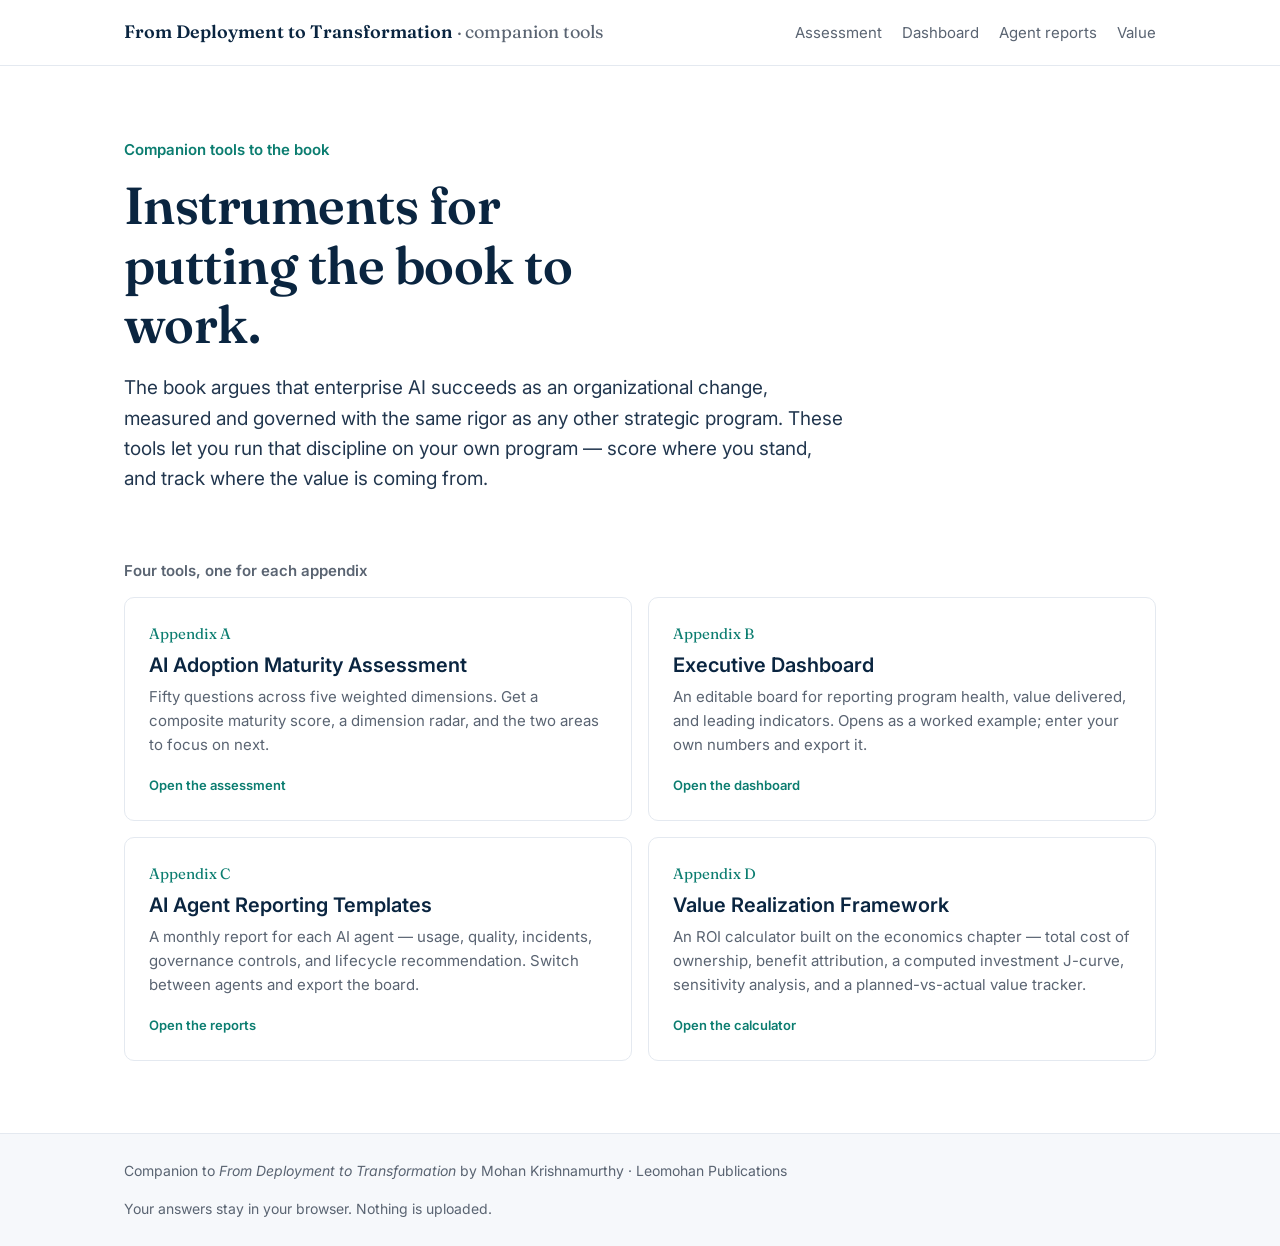
<file: index.html>
<!doctype html>
<html lang="en">
<head>
<meta charset="utf-8">
<meta name="viewport" content="width=device-width, initial-scale=1">
<title>Companion Tools — From Deployment to Transformation</title>
<meta name="description" content="Working tools that accompany the book From Deployment to Transformation: an AI adoption maturity assessment, executive dashboards, reporting templates, and a value-realization framework.">
<link rel="preconnect" href="https://fonts.googleapis.com">
<link rel="preconnect" href="https://fonts.gstatic.com" crossorigin>
<link href="https://fonts.googleapis.com/css2?family=Fraunces:opsz,wght@9..144,400;9..144,600&family=Inter:wght@400;500;600&display=swap" rel="stylesheet">
<link rel="stylesheet" href="assets/style.css">
</head>
<body>

<header class="masthead">
  <div class="wrap">
    <a class="book" href="index.html">From Deployment to Transformation <span>· companion tools</span></a>
    <nav><a href="appendix-a/index.html">Assessment</a><a href="appendix-b/index.html">Dashboard</a><a href="appendix-c/index.html">Agent reports</a><a href="appendix-d/index.html">Value</a></nav>
  </div>
</header>

<main>
  <section class="hero">
    <div class="wrap">
      <p class="kicker">Companion tools to the book</p>
      <h1 class="display">Instruments for putting the book to work.</h1>
      <p class="lede">The book argues that enterprise AI succeeds as an organizational change, measured and governed with the same rigor as any other strategic program. These tools let you run that discipline on your own program — score where you stand, and track where the value is coming from.</p>
    </div>
  </section>

  <section class="tools">
    <div class="wrap">
      <h2>Four tools, one for each appendix</h2>
      <div class="tool-list">

        <a class="tool live" href="appendix-a/index.html">
          <span class="ref">Appendix A</span>
          <h3>AI Adoption Maturity Assessment</h3>
          <p>Fifty questions across five weighted dimensions. Get a composite maturity score, a dimension radar, and the two areas to focus on next.</p>
          <span class="state">Open the assessment</span>
        </a>

        <a class="tool live" href="appendix-b/index.html">
          <span class="ref">Appendix B</span>
          <h3>Executive Dashboard</h3>
          <p>An editable board for reporting program health, value delivered, and leading indicators. Opens as a worked example; enter your own numbers and export it.</p>
          <span class="state">Open the dashboard</span>
        </a>

        <a class="tool live" href="appendix-c/index.html">
          <span class="ref">Appendix C</span>
          <h3>AI Agent Reporting Templates</h3>
          <p>A monthly report for each AI agent — usage, quality, incidents, governance controls, and lifecycle recommendation. Switch between agents and export the board.</p>
          <span class="state">Open the reports</span>
        </a>

        <a class="tool live" href="appendix-d/index.html">
          <span class="ref">Appendix D</span>
          <h3>Value Realization Framework</h3>
          <p>An ROI calculator built on the economics chapter — total cost of ownership, benefit attribution, a computed investment J-curve, sensitivity analysis, and a planned-vs-actual value tracker.</p>
          <span class="state">Open the calculator</span>
        </a>

      </div>
    </div>
  </section>
</main>

<footer class="foot">
  <div class="wrap">
    <span>Companion to <em>From Deployment to Transformation</em> by Mohan Krishnamurthy · Leomohan Publications</span>
    <span>Your answers stay in your browser. Nothing is uploaded.</span>
  </div>
</footer>

</body>
</html>
</file>
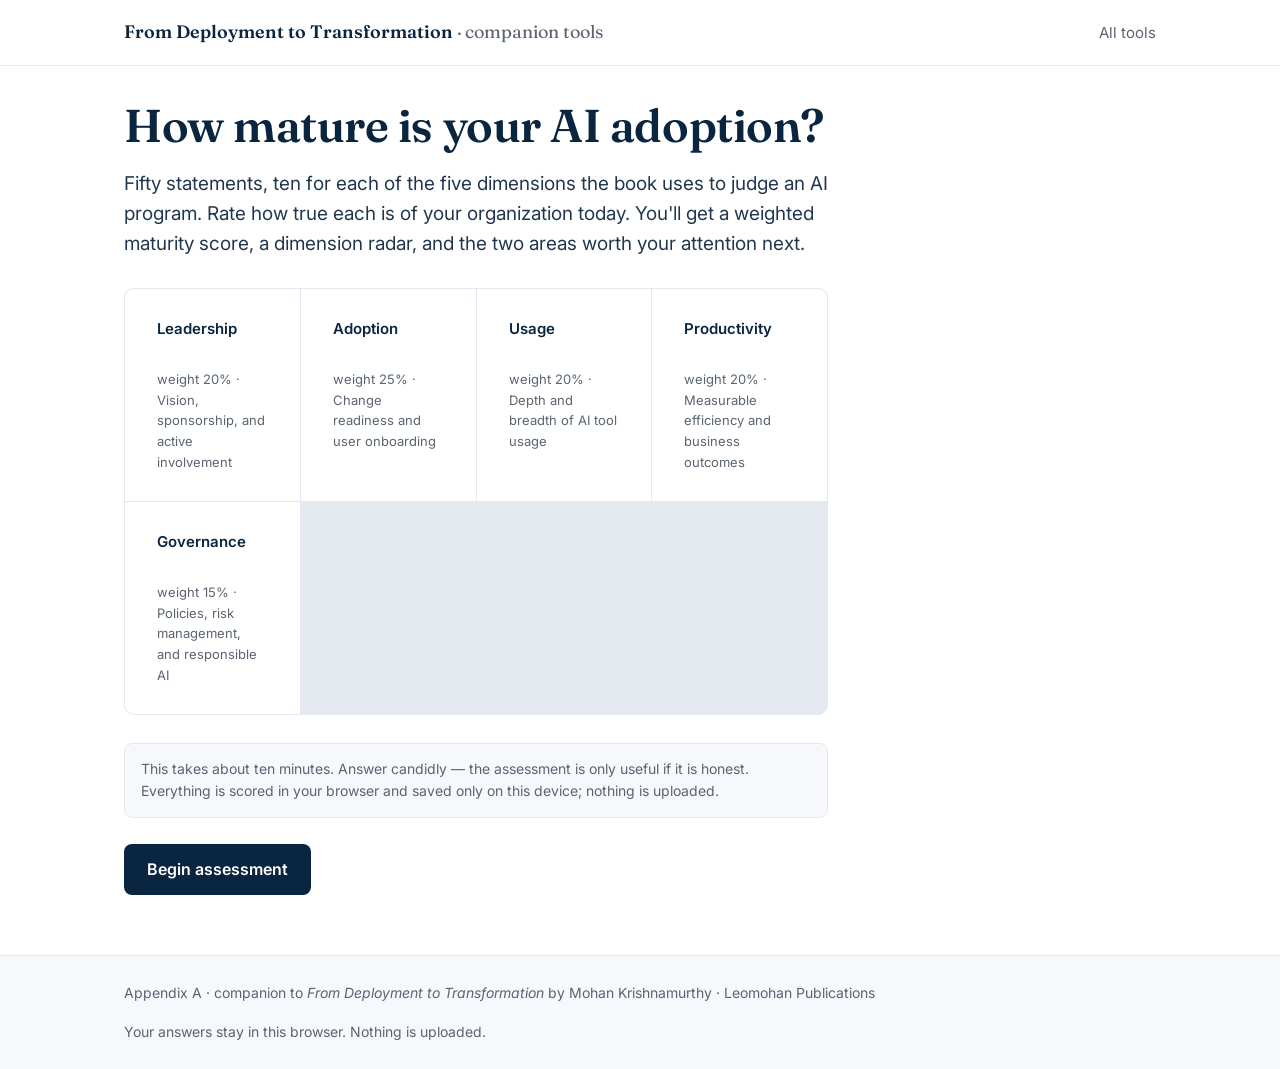
<file: appendix-a/index.html>
<!doctype html>
<html lang="en">
<head>
<meta charset="utf-8">
<meta name="viewport" content="width=device-width, initial-scale=1">
<title>AI Adoption Maturity Assessment — Appendix A</title>
<meta name="description" content="A 50-question AI adoption maturity self-assessment across five weighted dimensions, from the book From Deployment to Transformation.">
<link rel="preconnect" href="https://fonts.googleapis.com">
<link rel="preconnect" href="https://fonts.gstatic.com" crossorigin>
<link href="https://fonts.googleapis.com/css2?family=Fraunces:opsz,wght@9..144,400;9..144,600&family=Inter:wght@400;500;600&display=swap" rel="stylesheet">
<link rel="stylesheet" href="../assets/style.css">
</head>
<body>

<header class="masthead">
  <div class="wrap">
    <a class="book" href="../index.html">From Deployment to Transformation <span>· companion tools</span></a>
    <nav><a href="../index.html">All tools</a></nav>
  </div>
</header>

<main class="assess">
  <div class="wrap">
    <div id="app" aria-live="polite"></div>
  </div>
</main>

<footer class="foot">
  <div class="wrap">
    <span>Appendix A · companion to <em>From Deployment to Transformation</em> by Mohan Krishnamurthy · Leomohan Publications</span>
    <span>Your answers stay in this browser. Nothing is uploaded.</span>
  </div>
</footer>

<script>
"use strict";

/* ---------------- model ---------------- */
const DIMS = [
  { key:"leadership", label:"Leadership", weight:0.20,
    focus:"Vision, sponsorship, and active involvement",
    advice:"Name one senior owner for adoption outcomes and put AI progress on the leadership agenda with defined metrics. Visible executive use of the tools matters more than sponsorship on paper." },
  { key:"adoption", label:"Adoption", weight:0.25,
    focus:"Change readiness and user onboarding",
    advice:"Invest in role-specific onboarding, a tiered enablement program, and an active champion network — and manage adoption after launch, not just at it." },
  { key:"usage", label:"Usage", weight:0.20,
    focus:"Depth and breadth of AI tool usage",
    advice:"Move past early adopters: embed AI in standard workflows, track engagement depth rather than logins, and keep a prioritized pipeline of new use cases." },
  { key:"productivity", label:"Productivity", weight:0.20,
    focus:"Measurable efficiency and business outcomes",
    advice:"Measure impact against a baseline with more than self-reported estimates, attribute outcomes credibly, and tie total cost of ownership to a defensible ROI." },
  { key:"governance", label:"Governance", weight:0.15,
    focus:"Policies, risk management, and responsible AI",
    advice:"Classify use cases by risk tier with matched controls, require human review for high-risk decisions, and stand up an incident-response process before you need it." },
];

const QUESTIONS = [
  // Leadership
  ["leadership","Our senior executives have articulated a clear, written vision for how AI will create value."],
  ["leadership","A named senior leader is formally accountable for AI adoption outcomes, not just AI technology."],
  ["leadership","Executives actively use AI tools themselves, rather than only sponsoring them for others."],
  ["leadership","AI goals are tied to business objectives and reviewed in senior leadership meetings."],
  ["leadership","Funding for AI is treated as a multi-year investment, not a one-off pilot budget."],
  ["leadership","Leaders communicate about AI consistently over time, not only at launch."],
  ["leadership","Middle managers are equipped and expected to drive AI adoption within their teams."],
  ["leadership","Leadership sets realistic expectations about timelines, understanding value accrues over 12 to 18 months."],
  ["leadership","Decision rights for AI — who approves, owns, and funds — are clearly defined."],
  ["leadership","Leadership reviews AI progress against defined success metrics at least quarterly."],
  // Adoption
  ["adoption","We ran a structured readiness assessment before rolling AI out to employees."],
  ["adoption","New users receive role-specific onboarding, not just a generic launch announcement."],
  ["adoption","We have an active AI champion network embedded across business units."],
  ["adoption","Our enablement program has tiered tracks (awareness, standard, advanced) for different users."],
  ["adoption","Employees understand why AI is being introduced and what it means for their work."],
  ["adoption","We use a recognized change-management approach (such as ADKAR) for AI adoption."],
  ["adoption","Feedback channels let employees raise issues and shape how AI tools are used."],
  ["adoption","Adoption is actively managed after launch, with a named owner for ongoing engagement."],
  ["adoption","We address concerns about AI — job security, trust — openly and proactively."],
  ["adoption","License and seat utilization is tracked, and we act on it when it lags."],
  // Usage
  ["usage","A majority of licensed users are active on AI tools on a weekly basis."],
  ["usage","AI use has spread beyond early adopters to the general employee population."],
  ["usage","Employees use AI for core workflow tasks, not just occasional experiments."],
  ["usage","AI is embedded into standard operating procedures for key processes."],
  ["usage","We track engagement depth (session depth, feature adoption), not just logins."],
  ["usage","Multiple business functions — not just one or two — have meaningful AI use cases live."],
  ["usage","Usage is growing over time rather than plateauing after launch."],
  ["usage","We maintain a prioritized pipeline of new AI use cases."],
  ["usage","Power users and champions build or configure their own AI solutions or agents."],
  ["usage","We rework or retire AI use cases that show low usage or value."],
  // Productivity
  ["productivity","We have defined outcome metrics for AI, such as cycle time, cost, or revenue influence."],
  ["productivity","We measure AI's impact with more than self-reported estimates (before/after or controlled comparison)."],
  ["productivity","We can attribute specific business outcomes to AI with reasonable confidence."],
  ["productivity","Time or cost savings from AI are quantified and reported to leadership."],
  ["productivity","AI productivity gains are validated against a baseline, not assumed."],
  ["productivity","We track a measurement hierarchy: adoption, then engagement, then outcomes."],
  ["productivity","Business stakeholders trust our AI impact numbers."],
  ["productivity","We understand the total cost of ownership: licenses, infrastructure, enablement, and support."],
  ["productivity","We have calculated ROI, or a credible estimate, for our AI investment."],
  ["productivity","Productivity results are used to decide where to expand or cut AI investment."],
  // Governance
  ["governance","We have a written, communicated employee AI usage policy."],
  ["governance","AI use cases are classified by risk tier, with controls matched to each tier."],
  ["governance","High-risk AI decisions (such as hiring or credit) require mandatory human review."],
  ["governance","We have an AI incident-response process: detect, contain, assess, communicate, review."],
  ["governance","AI outputs are monitored for accuracy, drift, and fairness over time."],
  ["governance","There is a defined approval path before a new AI use case goes live."],
  ["governance","We maintain an inventory of AI agents and tools, each with a named owner."],
  ["governance","Responsible-AI principles are documented and applied in practice."],
  ["governance","We manage the full lifecycle of AI agents: launch, expansion, optimization, retirement."],
  ["governance","Governance keeps pace with adoption rather than lagging behind it."],
].map((q,i)=>({ id:"q"+(i+1), dim:q[0], text:q[1] }));

const BANDS = [
  { name:"Early",      min:0,  color:"#8a94a6", say:"Your program is in its earliest stage. The foundations — sponsorship, enablement, and measurement — are not yet consistently in place." },
  { name:"Developing", min:40, color:"#3f97a6", say:"Your program is developing. Some dimensions are taking hold, but the practice is not yet even across the organization." },
  { name:"Advancing",  min:60, color:"#2563eb", say:"Your program is advancing. Adoption and value are real; the gaps are now specific rather than systemic." },
  { name:"Mature",     min:80, color:"#0a2540", say:"Your program is mature. AI is embedded, measured, and governed — the work now is to sustain and extend it." },
];
const LEVELS = [
  { max:1.8, name:"Initial" }, { max:2.6, name:"Developing" },
  { max:3.4, name:"Defined" }, { max:4.2, name:"Managed" }, { max:Infinity, name:"Optimized" },
];
const SCALE = ["Not in place","","Partly in place","","Fully in place"];

const K_ANS = "aima.answers.v1";
const K_HIST = "aima.history.v1";

/* ---------------- state ---------------- */
let answers = load(K_ANS, {});
let view = "intro"; // 'intro' | 0..4 | 'results'
const app = document.getElementById("app");

function load(k, d){ try{ return JSON.parse(localStorage.getItem(k)) ?? d; }catch(e){ return d; } }
function save(k, v){ try{ localStorage.setItem(k, JSON.stringify(v)); }catch(e){} }
function esc(s){ return String(s).replace(/[&<>"]/g,c=>({"&":"&amp;","<":"&lt;",">":"&gt;",'"':"&quot;"}[c])); }
function answeredCount(){ return QUESTIONS.filter(q=>answers[q.id]).length; }
function dimQuestions(key){ return QUESTIONS.filter(q=>q.dim===key); }

/* ---------------- scoring ---------------- */
function score(){
  const dims = DIMS.map(d=>{
    const qs = dimQuestions(d.key);
    const vals = qs.map(q=>answers[q.id]).filter(Boolean);
    const raw = vals.length ? vals.reduce((a,b)=>a+b,0)/vals.length : 0;
    const pct = raw/5*100;
    const level = LEVELS.find(l=>raw<=l.max).name;
    return { ...d, raw, pct, level };
  });
  const compositePct = dims.reduce((a,d)=>a + d.pct*d.weight, 0);
  const band = [...BANDS].reverse().find(b=>compositePct>=b.min);
  return { dims, compositePct, band };
}

/* ---------------- render ---------------- */
function render(){
  if(view==="intro") return renderIntro();
  if(view==="results") return renderResults();
  return renderStep(view);
}

function renderIntro(){
  const n = answeredCount();
  const resume = n>0 && n<QUESTIONS.length;
  const done = n===QUESTIONS.length;
  app.innerHTML = `
    <div class="intro">
      <h1 class="display">How mature is your AI adoption?</h1>
      <p class="lede">Fifty statements, ten for each of the five dimensions the book uses to judge an AI program. Rate how true each is of your organization today. You'll get a weighted maturity score, a dimension radar, and the two areas worth your attention next.</p>
      <div class="dims">
        ${DIMS.map(d=>`<div><div class="dname">${d.label}</div><div class="dweight">weight ${Math.round(d.weight*100)}% · ${esc(d.focus)}</div></div>`).join("")}
      </div>
      <p class="note">This takes about ten minutes. Answer candidly — the assessment is only useful if it is honest. Everything is scored in your browser and saved only on this device; nothing is uploaded.</p>
      <div class="actions">
        ${resume
          ? `<button class="btn btn-primary" data-go="resume">Resume — ${n} of ${QUESTIONS.length} answered</button>
             <button class="btn btn-ghost" data-go="restart">Start over</button>`
          : done
          ? `<button class="btn btn-primary" data-go="results">See your results</button>
             <button class="btn btn-ghost" data-go="restart">Start over</button>`
          : `<button class="btn btn-primary" data-go="begin">Begin assessment</button>`}
      </div>
    </div>`;
}

function railHtml(activeIdx){
  return `<nav class="rail" aria-label="Dimensions"><ol>
    ${DIMS.map((d,i)=>{
      const qs = dimQuestions(d.key);
      const complete = qs.every(q=>answers[q.id]);
      const cls = i===activeIdx ? "active" : (complete ? "done" : "");
      return `<li class="${cls}"><span class="num">${complete && i!==activeIdx ? "&#10003;" : (i+1)}</span>
        <span><span class="dname">${d.label}</span><span class="dweight">${Math.round(d.weight*100)}%</span></span></li>`;
    }).join("")}
  </ol></nav>`;
}

function renderStep(i){
  const d = DIMS[i];
  const qs = dimQuestions(d.key);
  const total = QUESTIONS.length, ans = answeredCount();
  const complete = ans===total;
  app.innerHTML = `
    <div class="assess-grid">
      ${railHtml(i)}
      <section>
        <div class="step-head">
          <h2 class="display">${d.label}</h2>
          <p class="focus">${esc(d.focus)} · weighted ${Math.round(d.weight*100)}% of the composite</p>
        </div>
        <div class="scalekey">
          <span><b>1</b> Not in place</span><span><b>3</b> Partly in place</span><span><b>5</b> Fully in place</span>
        </div>
        <div class="qs">
          ${qs.map((q,qi)=>`
            <div class="q">
              <fieldset>
                <legend><span class="qn">${qi+1}.</span>${esc(q.text)}</legend>
                <div class="scale" role="radiogroup" aria-label="${esc(q.text)}">
                  ${[1,2,3,4,5].map(v=>`
                    <input type="radio" name="${q.id}" id="${q.id}_${v}" value="${v}" ${answers[q.id]===v?"checked":""}>
                    <label for="${q.id}_${v}" title="${esc(SCALE[v-1]||("Level "+v))}">${v}</label>`).join("")}
                </div>
              </fieldset>
            </div>`).join("")}
        </div>
        <div class="progress"><i style="width:${ans/total*100}%"></i></div>
        <div class="stepnav">
          <div>${i>0?`<button class="btn btn-ghost btn-small" data-step="${i-1}">Back</button>`:`<button class="btn btn-ghost btn-small" data-go="intro">Intro</button>`}</div>
          <div class="count">${ans} of ${total} answered</div>
          <div>${i<DIMS.length-1
            ? `<button class="btn btn-primary btn-small" data-step="${i+1}">Next</button>`
            : `<button class="btn btn-primary btn-small" data-go="results" ${complete?"":"disabled"}>${complete?"See results":`${total-ans} left`}</button>`}
          </div>
        </div>
      </section>
    </div>`;
}

/* ---------------- radar ---------------- */
function radarSvg(dims){
  const cx=210, cy=200, R=140, N=dims.length;
  const pt=(i,r)=>{ const a=(-90 + i*360/N)*Math.PI/180; return [cx+r*Math.cos(a), cy+r*Math.sin(a)]; };
  let grid="";
  [0.25,0.5,0.75,1].forEach(f=>{
    const p = dims.map((_,i)=>pt(i,R*f).map(n=>n.toFixed(1)).join(",")).join(" ");
    grid += `<polygon points="${p}" fill="none" stroke="#e4e9f0" stroke-width="1"/>`;
  });
  let axes="", labels="";
  dims.forEach((d,i)=>{
    const [x,y]=pt(i,R);
    axes += `<line x1="${cx}" y1="${cy}" x2="${x.toFixed(1)}" y2="${y.toFixed(1)}" stroke="#e4e9f0" stroke-width="1"/>`;
    const [lx,ly]=pt(i,R+26);
    const anchor = Math.abs(lx-cx)<8 ? "middle" : (lx<cx ? "end" : "start");
    labels += `<text x="${lx.toFixed(1)}" y="${ly.toFixed(1)}" text-anchor="${anchor}" dominant-baseline="middle" font-family="Inter,sans-serif" font-size="13" font-weight="600" fill="#22374f">${d.label}</text>`;
    labels += `<text x="${lx.toFixed(1)}" y="${(ly+16).toFixed(1)}" text-anchor="${anchor}" font-family="Inter,sans-serif" font-size="12" fill="#8a94a6">${Math.round(d.pct)}%</text>`;
  });
  const poly = dims.map((d,i)=>pt(i,R*d.pct/100).map(n=>n.toFixed(1)).join(",")).join(" ");
  const dots = dims.map((d,i)=>{ const [x,y]=pt(i,R*d.pct/100); return `<circle cx="${x.toFixed(1)}" cy="${y.toFixed(1)}" r="4" fill="#0e9f8e"/>`; }).join("");
  return `<svg class="radar" viewBox="0 0 420 400" role="img" aria-label="Radar of the five dimension scores">
    ${grid}${axes}
    <polygon points="${poly}" fill="rgba(14,159,142,.18)" stroke="#0e9f8e" stroke-width="2"/>
    ${dots}${labels}
  </svg>`;
}

/* ---------------- results ---------------- */
function renderResults(){
  const { dims, compositePct, band } = score();
  const pct = Math.round(compositePct);
  const sorted = [...dims].sort((a,b)=>a.pct-b.pct);
  const focus = sorted.slice(0,2);
  const hist = load(K_HIST, []);
  const last = hist.length ? hist[hist.length-1] : null;

  app.innerHTML = `
    <div class="results">
      <div class="verdict">
        <div>
          <div class="score display">${pct}%<small>weighted composite maturity</small></div>
          <span class="bandtag" style="background:${band.color}">${band.name}</span>
        </div>
        <div><p class="say">${band.say}</p></div>
      </div>

      <div class="panel">
        <h3>Dimension breakdown</h3>
        <div class="breakdown">
          ${dims.map(d=>`
            <div class="dimrow">
              <div class="lbl">${d.label}<small>weight ${Math.round(d.weight*100)}%</small></div>
              <div class="bar"><i style="width:${d.pct}%;background:${band.color}"></i></div>
              <div class="val">${Math.round(d.pct)}%<small>${d.level}</small></div>
            </div>`).join("")}
        </div>
      </div>

      <div class="panel radar-wrap">${radarSvg(dims)}</div>

      <div class="panel">
        <h3>Where to focus next</h3>
        <div class="focuslist">
          ${focus.map(d=>`<div class="focusitem"><h4>${d.label} — ${Math.round(d.pct)}%, ${d.level}</h4><p>${esc(d.advice)}</p></div>`).join("")}
        </div>
      </div>

      <div class="result-actions no-print">
        <button class="btn btn-primary btn-small" data-act="save">Save this result</button>
        <button class="btn btn-ghost btn-small" data-act="print">Export to PDF</button>
        <button class="btn btn-ghost btn-small" data-act="json">Download JSON</button>
        <button class="btn btn-ghost btn-small" data-act="csv">Download CSV</button>
        <button class="btn btn-ghost btn-small" data-step="4">Review answers</button>
        <button class="btn btn-ghost btn-small" data-go="restart">Start over</button>
      </div>
      <p class="saved-msg no-print" id="savedMsg">${last?`Last saved ${new Date(last.date).toLocaleString()} · ${hist.length} saved result${hist.length>1?"s":""} on this device.`:""}</p>
    </div>`;
}

/* ---------------- exports ---------------- */
function results(){ const s=score(); return {
  tool:"AI Adoption Maturity Assessment (Appendix A)", version:1,
  date:new Date().toISOString(),
  compositePct:Math.round(s.compositePct*10)/10, band:s.band.name,
  dimensions:s.dims.map(d=>({key:d.key,label:d.label,weight:d.weight,scorePct:Math.round(d.pct*10)/10,level:d.level,rawAvg:Math.round(d.raw*100)/100})),
  answers
}; }
function download(name, text, type){
  const b=new Blob([text],{type}); const u=URL.createObjectURL(b);
  const a=document.createElement("a"); a.href=u; a.download=name; a.click();
  setTimeout(()=>URL.revokeObjectURL(u),1000);
}
function toCsv(){
  const s=score();
  let rows=[["Dimension","Weight %","Score %","Level"]];
  s.dims.forEach(d=>rows.push([d.label,Math.round(d.weight*100),Math.round(d.pct*10)/10,d.level]));
  rows.push(["Composite (weighted)","100",Math.round(s.compositePct*10)/10,s.band.name]);
  return rows.map(r=>r.map(c=>`"${String(c).replace(/"/g,'""')}"`).join(",")).join("\r\n");
}

/* ---------------- events ---------------- */
app.addEventListener("change", e=>{
  const inp = e.target.closest('input[type="radio"]');
  if(!inp) return;
  answers[inp.name] = Number(inp.value);
  save(K_ANS, answers);
  const bar = app.querySelector(".progress i");
  if(bar) bar.style.width = (answeredCount()/QUESTIONS.length*100)+"%";
  const cnt = app.querySelector(".stepnav .count");
  if(cnt) cnt.textContent = answeredCount()+" of "+QUESTIONS.length+" answered";
  // refresh the results button state on the last step
  const rb = app.querySelector('.stepnav [data-go="results"]');
  if(rb){ const left=QUESTIONS.length-answeredCount(); rb.disabled=left>0; rb.textContent=left>0?left+" left":"See results"; }
});

app.addEventListener("click", e=>{
  const b = e.target.closest("button"); if(!b) return;
  if(b.dataset.step!==undefined){ view=Number(b.dataset.step); render(); window.scrollTo({top:0,behavior:"smooth"}); return; }
  if(b.dataset.go){
    const g=b.dataset.go;
    if(g==="begin"||g==="resume"){ view=firstIncompleteStep(); }
    else if(g==="results"){ view="results"; }
    else if(g==="intro"){ view="intro"; }
    else if(g==="restart"){
      if(confirm("Clear all your answers and start over?")){ answers={}; save(K_ANS,answers); view="intro"; }
      else return;
    }
    render(); window.scrollTo({top:0,behavior:"smooth"}); return;
  }
  if(b.dataset.act){
    const a=b.dataset.act;
    if(a==="print") window.print();
    else if(a==="json") download("ai-adoption-assessment.json", JSON.stringify(results(),null,2), "application/json");
    else if(a==="csv") download("ai-adoption-assessment.csv", toCsv(), "text/csv");
    else if(a==="save"){
      const s=score(); const hist=load(K_HIST,[]);
      hist.push({date:new Date().toISOString(), compositePct:Math.round(s.compositePct*10)/10, band:s.band.name});
      while(hist.length>12) hist.shift();
      save(K_HIST,hist);
      const m=document.getElementById("savedMsg");
      if(m) m.textContent="Saved "+new Date().toLocaleString()+" · "+hist.length+" saved result"+(hist.length>1?"s":"")+" on this device.";
    }
  }
});

function firstIncompleteStep(){
  for(let i=0;i<DIMS.length;i++){ if(dimQuestions(DIMS[i].key).some(q=>!answers[q.id])) return i; }
  return DIMS.length-1;
}

render();
</script>
</body>
</html>
</file>
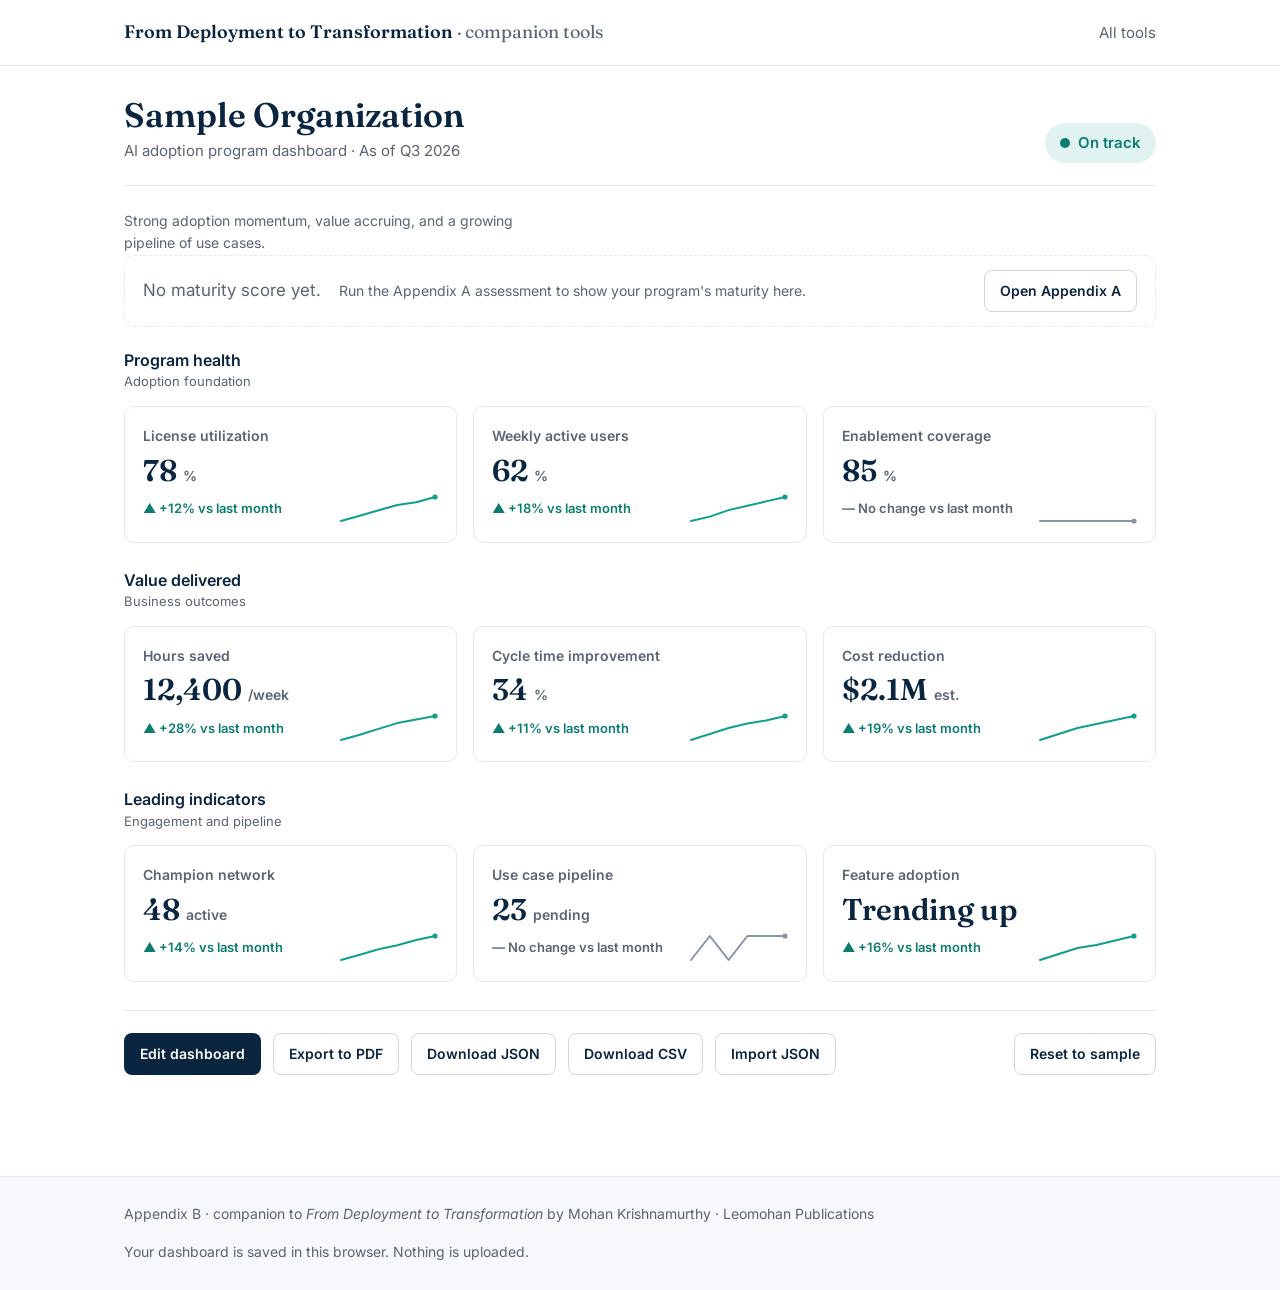
<file: appendix-b/index.html>
<!doctype html>
<html lang="en">
<head>
<meta charset="utf-8">
<meta name="viewport" content="width=device-width, initial-scale=1">
<title>Executive Dashboard — Appendix B</title>
<meta name="description" content="An editable executive dashboard template for reporting AI program health, value, and leading indicators, from the book From Deployment to Transformation.">
<link rel="preconnect" href="https://fonts.googleapis.com">
<link rel="preconnect" href="https://fonts.gstatic.com" crossorigin>
<link href="https://fonts.googleapis.com/css2?family=Fraunces:opsz,wght@9..144,400;9..144,600&family=Inter:wght@400;500;600&display=swap" rel="stylesheet">
<link rel="stylesheet" href="../assets/style.css">
</head>
<body>

<header class="masthead">
  <div class="wrap">
    <a class="book" href="../index.html">From Deployment to Transformation <span>· companion tools</span></a>
    <nav><a href="../index.html">All tools</a></nav>
  </div>
</header>

<main class="dash">
  <div class="wrap">
    <div id="app"></div>
  </div>
</main>

<footer class="foot">
  <div class="wrap">
    <span>Appendix B · companion to <em>From Deployment to Transformation</em> by Mohan Krishnamurthy · Leomohan Publications</span>
    <span>Your dashboard is saved in this browser. Nothing is uploaded.</span>
  </div>
</footer>

<script>
"use strict";

const K_BOARD = "aiedash.board.v1";
const K_MATURITY = "aima.history.v1"; // written by Appendix A

const BANDS = [
  { name:"Early", min:0, color:"#8a94a6" },
  { name:"Developing", min:40, color:"#3f97a6" },
  { name:"Advancing", min:60, color:"#2563eb" },
  { name:"Mature", min:80, color:"#0a2540" },
];

/* worked example — mirrors the book's dashboard figure */
function sample(){ return {
  org:"Sample Organization",
  period:"As of Q3 2026",
  status:"ontrack",
  statusNote:"Strong adoption momentum, value accruing, and a growing pipeline of use cases.",
  groups:[
    { title:"Program health", subtitle:"Adoption foundation", metrics:[
      { label:"License utilization", value:"78", unit:"%", delta:"+12% vs last month", dir:"up", history:"60,64,68,72,74,78" },
      { label:"Weekly active users", value:"62", unit:"%", delta:"+18% vs last month", dir:"up", history:"40,44,50,54,58,62" },
      { label:"Enablement coverage", value:"85", unit:"%", delta:"No change vs last month", dir:"flat", history:"85,85,85,85,85,85" },
    ]},
    { title:"Value delivered", subtitle:"Business outcomes", metrics:[
      { label:"Hours saved", value:"12,400", unit:"/week", delta:"+28% vs last month", dir:"up", history:"7000,8200,9500,10800,11600,12400" },
      { label:"Cycle time improvement", value:"34", unit:"%", delta:"+11% vs last month", dir:"up", history:"18,22,26,29,31,34" },
      { label:"Cost reduction", value:"$2.1M", unit:"est.", delta:"+19% vs last month", dir:"up", history:"0.9,1.2,1.5,1.7,1.9,2.1" },
    ]},
    { title:"Leading indicators", subtitle:"Engagement and pipeline", metrics:[
      { label:"Champion network", value:"48", unit:"active", delta:"+14% vs last month", dir:"up", history:"30,34,38,41,45,48" },
      { label:"Use case pipeline", value:"23", unit:"pending", delta:"No change vs last month", dir:"flat", history:"22,23,22,23,23,23" },
      { label:"Feature adoption", value:"Trending up", unit:"", delta:"+16% vs last month", dir:"up", history:"50,54,58,60,63,66" },
    ]},
  ]
}; }

let board = load(K_BOARD, null) || sample();
let editing = false;
const app = document.getElementById("app");

function load(k,d){ try{ return JSON.parse(localStorage.getItem(k)) ?? d; }catch(e){ return d; } }
function save(){ try{ localStorage.setItem(K_BOARD, JSON.stringify(board)); }catch(e){} }
function esc(s){ return String(s==null?"":s).replace(/[&<>"]/g,c=>({"&":"&amp;","<":"&lt;",">":"&gt;",'"':"&quot;"}[c])); }

/* ---------- sparkline ---------- */
function spark(historyStr, dir){
  const nums = String(historyStr||"").split(",").map(s=>parseFloat(s.trim())).filter(n=>!isNaN(n));
  if(nums.length < 2) return "";
  const w=100,h=30,pad=3;
  const min=Math.min(...nums), max=Math.max(...nums), span=(max-min)||1;
  const pts = nums.map((n,i)=>{
    const x = pad + i*(w-2*pad)/(nums.length-1);
    const y = h-pad - (n-min)/span*(h-2*pad);
    return x.toFixed(1)+","+y.toFixed(1);
  }).join(" ");
  const color = dir==="up" ? "#0e9f8e" : dir==="down" ? "#b06f12" : "#8a94a6";
  const [lx,ly]=pts.split(" ").pop().split(",");
  return `<svg class="spark" width="${w}" height="${h}" viewBox="0 0 ${w} ${h}" aria-hidden="true">
    <polyline points="${pts}" fill="none" stroke="${color}" stroke-width="2" stroke-linejoin="round" stroke-linecap="round"/>
    <circle cx="${lx}" cy="${ly}" r="2.6" fill="${color}"/></svg>`;
}
function deltaHtml(m){
  const arrow = m.dir==="up" ? "&#9650;" : m.dir==="down" ? "&#9660;" : "&#8212;";
  return `<span class="delta ${esc(m.dir||"flat")}">${arrow} ${esc(m.delta||"")}</span>`;
}

/* ---------- maturity strip (reads Appendix A) ---------- */
function maturityStrip(){
  const hist = load(K_MATURITY, []);
  if(!Array.isArray(hist) || !hist.length){
    return `<div class="maturity-strip empty">
      <span>No maturity score yet.</span>
      <span class="meta">Run the Appendix A assessment to show your program's maturity here.</span>
      <a class="btn btn-ghost btn-small" href="../appendix-a/index.html">Open Appendix A</a></div>`;
  }
  const last = hist[hist.length-1];
  const pct = Math.round(last.compositePct);
  const band = [...BANDS].reverse().find(b=>pct>=b.min) || BANDS[0];
  return `<div class="maturity-strip">
    <span class="big">${pct}%</span>
    <span class="bandtag" style="background:${band.color}">${esc(last.band||band.name)}</span>
    <span class="meta">Program maturity, from your Appendix A assessment on ${new Date(last.date).toLocaleDateString()}.</span>
    <a class="btn btn-ghost btn-small" href="../appendix-a/index.html">Re-run assessment</a></div>`;
}

/* ---------- render ---------- */
function render(){ editing ? renderEditor() : renderView(); window.scrollTo({top:0}); }

function renderView(){
  app.innerHTML = `
    <div class="dash-topbar">
      <div class="dash-title">
        <h1 class="display">${esc(board.org)}</h1>
        <div class="period">AI adoption program dashboard &middot; ${esc(board.period)}</div>
      </div>
      <div class="dash-status">
        <span class="pill is-${esc(board.status)}"><span class="dot"></span>${statusLabel(board.status)}</span>
      </div>
    </div>
    ${board.statusNote ? `<p class="status-note">${esc(board.statusNote)}</p>` : ""}
    ${maturityStrip()}
    ${board.groups.map(g=>`
      <section class="dash-group">
        <h2>${esc(g.title)}</h2>
        <p class="gsub">${esc(g.subtitle)}</p>
        <div class="metric-grid">
          ${g.metrics.map(m=>`
            <div class="metric">
              <div class="mlabel">${esc(m.label)}</div>
              <div class="mval">${esc(m.value)}${m.unit?`<span class="unit">${esc(m.unit)}</span>`:""}</div>
              <div class="mfoot">${deltaHtml(m)}${spark(m.history,m.dir)}</div>
            </div>`).join("")}
        </div>
      </section>`).join("")}
    <div class="dash-actions no-print">
      <button class="btn btn-primary btn-small" data-act="edit">Edit dashboard</button>
      <button class="btn btn-ghost btn-small" data-act="print">Export to PDF</button>
      <button class="btn btn-ghost btn-small" data-act="json">Download JSON</button>
      <button class="btn btn-ghost btn-small" data-act="csv">Download CSV</button>
      <label class="btn btn-ghost btn-small" style="cursor:pointer">Import JSON<input type="file" accept="application/json,.json" id="importFile" hidden></label>
      <span class="grow"></span>
      <button class="btn btn-ghost btn-small" data-act="reset">Reset to sample</button>
    </div>
    <p class="saved-msg no-print" id="msg"></p>`;
}

function renderEditor(){
  app.innerHTML = `
    <div class="dash-topbar">
      <div class="dash-title"><h1 class="display">Edit dashboard</h1>
      <div class="period">Changes save automatically in this browser.</div></div>
      <div class="dash-status"><button class="btn btn-primary btn-small" data-act="done">Done editing</button></div>
    </div>
    <p class="editnote">Fill in your own numbers. Each metric takes a value, a unit, a change note, a direction, and an optional comma-separated history for the sparkline (for example <code>60,64,68,72,78</code>).</p>
    <div class="editrow">
      <div class="field"><label>Organization</label><input data-b="org" value="${esc(board.org)}"></div>
      <div class="field"><label>Reporting period</label><input data-b="period" value="${esc(board.period)}"></div>
    </div>
    <div class="editrow">
      <div class="field"><label>Program status</label>
        <select data-b="status">
          <option value="ontrack" ${board.status==="ontrack"?"selected":""}>On track</option>
          <option value="atrisk" ${board.status==="atrisk"?"selected":""}>At risk</option>
          <option value="offtrack" ${board.status==="offtrack"?"selected":""}>Off track</option>
        </select></div>
      <div class="field"><label>Status note</label><input data-b="statusNote" value="${esc(board.statusNote)}"></div>
    </div>
    ${board.groups.map((g,gi)=>`
      <section class="dash-group">
        <div class="grouptop">
          <div class="field"><label>Group title</label><input data-g="${gi}" data-gf="title" value="${esc(g.title)}"></div>
          <div class="field"><label>Group subtitle</label><input data-g="${gi}" data-gf="subtitle" value="${esc(g.subtitle)}"></div>
        </div>
        <div class="metric-grid">
          ${g.metrics.map((m,mi)=>`
            <div class="metric editing">
              <div class="field"><label>Label</label><input data-g="${gi}" data-m="${mi}" data-f="label" value="${esc(m.label)}"></div>
              <div class="editrow">
                <div class="field"><label>Value</label><input data-g="${gi}" data-m="${mi}" data-f="value" value="${esc(m.value)}"></div>
                <div class="field"><label>Unit</label><input data-g="${gi}" data-m="${mi}" data-f="unit" value="${esc(m.unit)}"></div>
              </div>
              <div class="editrow">
                <div class="field"><label>Change note</label><input data-g="${gi}" data-m="${mi}" data-f="delta" value="${esc(m.delta)}"></div>
                <div class="field"><label>Direction</label>
                  <select data-g="${gi}" data-m="${mi}" data-f="dir">
                    <option value="up" ${m.dir==="up"?"selected":""}>Up</option>
                    <option value="flat" ${m.dir==="flat"?"selected":""}>Flat</option>
                    <option value="down" ${m.dir==="down"?"selected":""}>Down</option>
                  </select></div>
              </div>
              <div class="field"><label>History (comma-separated)</label><textarea data-g="${gi}" data-m="${mi}" data-f="history">${esc(m.history)}</textarea></div>
              <button class="rm" data-rm-g="${gi}" data-rm-m="${mi}">Remove metric</button>
            </div>`).join("")}
          <button class="addmetric" data-add="${gi}">+ Add metric</button>
        </div>
      </section>`).join("")}
    <div class="dash-actions">
      <button class="btn btn-primary btn-small" data-act="done">Done editing</button>
      <button class="btn btn-ghost btn-small" data-act="reset">Reset to sample</button>
    </div>`;
}

function statusLabel(s){ return s==="ontrack"?"On track":s==="atrisk"?"At risk":"Off track"; }

/* ---------- exports ---------- */
function download(name,text,type){
  const b=new Blob([text],{type}); const u=URL.createObjectURL(b);
  const a=document.createElement("a"); a.href=u; a.download=name; a.click();
  setTimeout(()=>URL.revokeObjectURL(u),1000);
}
function toCsv(){
  let rows=[["Group","Metric","Value","Unit","Change","Direction"]];
  board.groups.forEach(g=>g.metrics.forEach(m=>rows.push([g.title,m.label,m.value,m.unit,m.delta,m.dir])));
  return rows.map(r=>r.map(c=>`"${String(c==null?"":c).replace(/"/g,'""')}"`).join(",")).join("\r\n");
}
function msg(t){ const m=document.getElementById("msg"); if(m) m.textContent=t; }

/* ---------- events ---------- */
app.addEventListener("input", e=>{
  const t=e.target;
  if(t.dataset.b!==undefined){ board[t.dataset.b]=t.value; save(); return; }
  if(t.dataset.g!==undefined && t.dataset.gf){ board.groups[+t.dataset.g][t.dataset.gf]=t.value; save(); return; }
  if(t.dataset.g!==undefined && t.dataset.f){ board.groups[+t.dataset.g].metrics[+t.dataset.m][t.dataset.f]=t.value; save(); return; }
});

app.addEventListener("click", e=>{
  const rm=e.target.closest("[data-rm-g]");
  if(rm){ board.groups[+rm.dataset.rmG].metrics.splice(+rm.dataset.rmM,1); save(); renderEditor(); return; }
  const add=e.target.closest("[data-add]");
  if(add){ board.groups[+add.dataset.add].metrics.push({label:"New metric",value:"0",unit:"",delta:"",dir:"flat",history:""}); save(); renderEditor(); return; }
  const b=e.target.closest("button[data-act]");
  if(!b) return;
  const a=b.dataset.act;
  if(a==="edit"){ editing=true; render(); }
  else if(a==="done"){ editing=false; render(); }
  else if(a==="print"){ window.print(); }
  else if(a==="json"){ download("executive-dashboard.json", JSON.stringify(board,null,2), "application/json"); }
  else if(a==="csv"){ download("executive-dashboard.csv", toCsv(), "text/csv"); }
  else if(a==="reset"){ if(confirm("Replace the current dashboard with the sample?")){ board=sample(); save(); editing=false; render(); } }
});

app.addEventListener("change", e=>{
  const f=e.target.closest("#importFile");
  if(!f || !f.files || !f.files[0]) return;
  const reader=new FileReader();
  reader.onload=()=>{ try{
      const data=JSON.parse(reader.result);
      if(data && Array.isArray(data.groups)){ board=data; save(); render(); msg("Dashboard imported."); }
      else msg("That file does not look like a dashboard export.");
    }catch(err){ msg("Could not read that file — is it a dashboard JSON export?"); }
  };
  reader.readAsText(f.files[0]);
});

render();
</script>
</body>
</html>
</file>
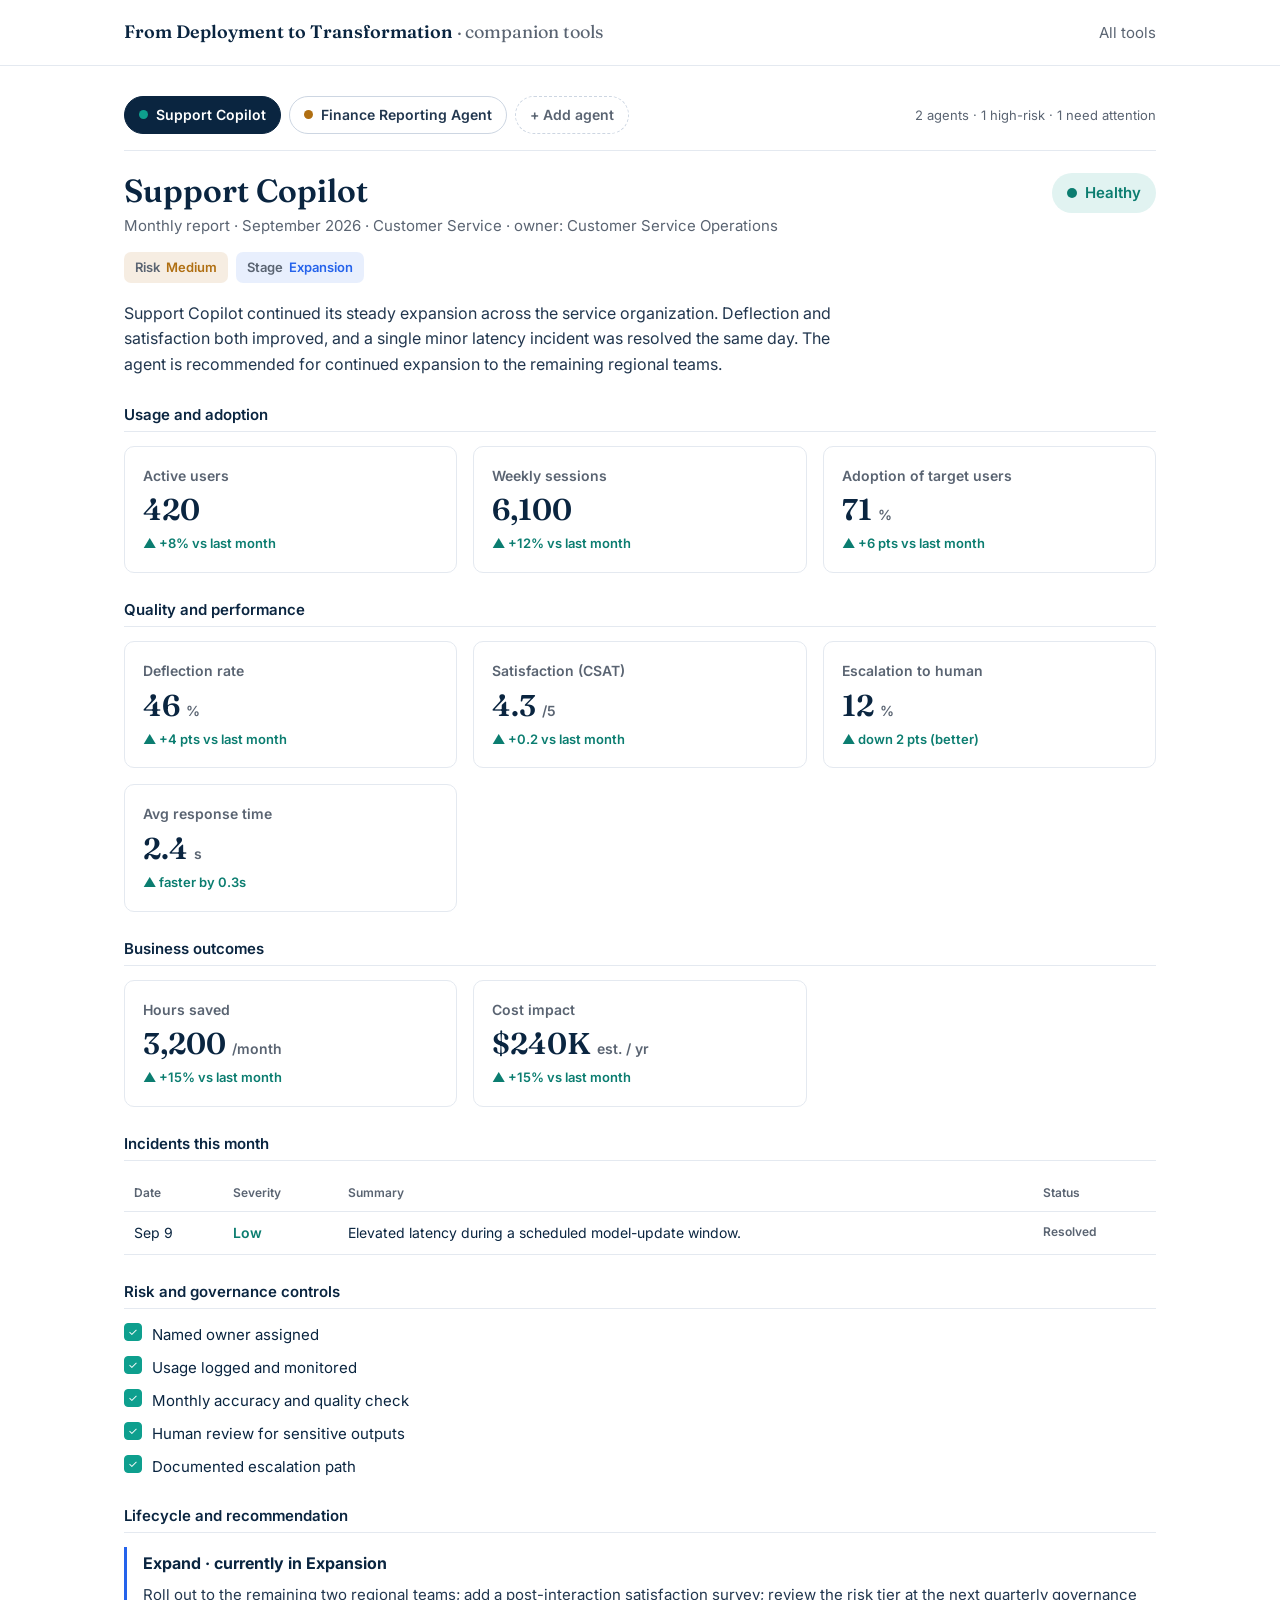
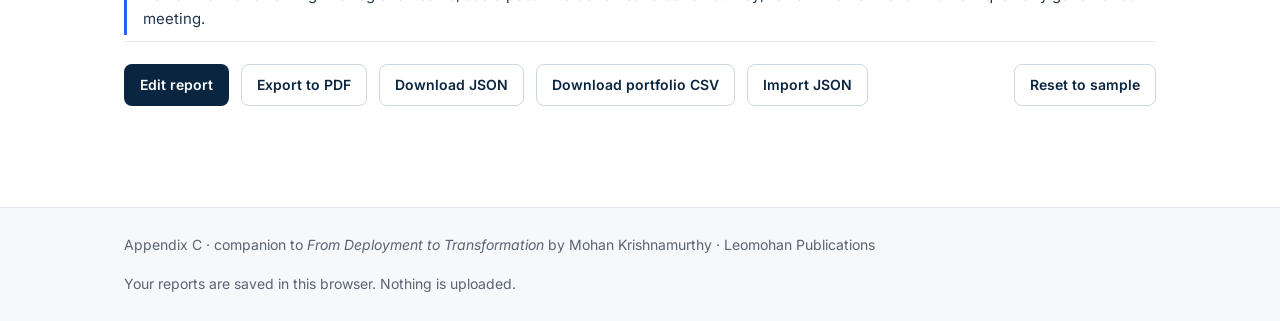
<file: appendix-c/index.html>
<!doctype html>
<html lang="en">
<head>
<meta charset="utf-8">
<meta name="viewport" content="width=device-width, initial-scale=1">
<title>AI Agent Monthly Report — Appendix C</title>
<meta name="description" content="Editable monthly reporting templates for AI agents — usage, quality, incidents, governance, and lifecycle — from the book From Deployment to Transformation.">
<link rel="preconnect" href="https://fonts.googleapis.com">
<link rel="preconnect" href="https://fonts.gstatic.com" crossorigin>
<link href="https://fonts.googleapis.com/css2?family=Fraunces:opsz,wght@9..144,400;9..144,600&family=Inter:wght@400;500;600&display=swap" rel="stylesheet">
<link rel="stylesheet" href="../assets/style.css">
</head>
<body>

<header class="masthead">
  <div class="wrap">
    <a class="book" href="../index.html">From Deployment to Transformation <span>· companion tools</span></a>
    <nav><a href="../index.html">All tools</a></nav>
  </div>
</header>

<main class="dash">
  <div class="wrap">
    <div id="app"></div>
  </div>
</main>

<footer class="foot">
  <div class="wrap">
    <span>Appendix C · companion to <em>From Deployment to Transformation</em> by Mohan Krishnamurthy · Leomohan Publications</span>
    <span>Your reports are saved in this browser. Nothing is uploaded.</span>
  </div>
</footer>

<script>
"use strict";

const K = "aiagentrep.portfolio.v1";

const RISK = { low:"Low", medium:"Medium", high:"High" };
const HEALTH = { healthy:["is-ontrack","Healthy"], watch:["is-atrisk","Watch"], atrisk:["is-offtrack","At risk"] };
const STAGES = ["Launch","Expansion","Optimization","Retirement"];
const RECOS = ["Continue","Expand","Optimize","Retire"];
const SEV = { low:"Low", medium:"Medium", high:"High" };
const INC_STATUS = ["Open","Monitoring","Resolved"];

function sample(){ return { selected:0, agents:[
  {
    name:"Support Copilot", owner:"Customer Service Operations", func:"Customer Service",
    month:"September 2026", riskTier:"medium", stage:"Expansion", health:"healthy",
    summary:"Support Copilot continued its steady expansion across the service organization. Deflection and satisfaction both improved, and a single minor latency incident was resolved the same day. The agent is recommended for continued expansion to the remaining regional teams.",
    groups:[
      { title:"Usage and adoption", metrics:[
        {label:"Active users", value:"420", unit:"", delta:"+8% vs last month", dir:"up"},
        {label:"Weekly sessions", value:"6,100", unit:"", delta:"+12% vs last month", dir:"up"},
        {label:"Adoption of target users", value:"71", unit:"%", delta:"+6 pts vs last month", dir:"up"},
      ]},
      { title:"Quality and performance", metrics:[
        {label:"Deflection rate", value:"46", unit:"%", delta:"+4 pts vs last month", dir:"up"},
        {label:"Satisfaction (CSAT)", value:"4.3", unit:"/5", delta:"+0.2 vs last month", dir:"up"},
        {label:"Escalation to human", value:"12", unit:"%", delta:"down 2 pts (better)", dir:"up"},
        {label:"Avg response time", value:"2.4", unit:"s", delta:"faster by 0.3s", dir:"up"},
      ]},
      { title:"Business outcomes", metrics:[
        {label:"Hours saved", value:"3,200", unit:"/month", delta:"+15% vs last month", dir:"up"},
        {label:"Cost impact", value:"$240K", unit:"est. / yr", delta:"+15% vs last month", dir:"up"},
      ]},
    ],
    incidents:[
      {date:"Sep 9", severity:"low", summary:"Elevated latency during a scheduled model-update window.", status:"Resolved"},
    ],
    controls:[
      {label:"Named owner assigned", on:true},
      {label:"Usage logged and monitored", on:true},
      {label:"Monthly accuracy and quality check", on:true},
      {label:"Human review for sensitive outputs", on:true},
      {label:"Documented escalation path", on:true},
    ],
    recommendation:"Expand",
    nextSteps:"Roll out to the remaining two regional teams; add a post-interaction satisfaction survey; review the risk tier at the next quarterly governance meeting."
  },
  {
    name:"Finance Reporting Agent", owner:"Finance Transformation", func:"Finance",
    month:"September 2026", riskTier:"high", stage:"Optimization", health:"watch",
    summary:"The Finance Reporting Agent remains under close watch. An accuracy regression in variance commentary was detected and contained; mandatory human review held, and no incorrect figures reached stakeholders. Optimization work is underway before any further expansion.",
    groups:[
      { title:"Usage and adoption", metrics:[
        {label:"Active users", value:"85", unit:"", delta:"No change vs last month", dir:"flat"},
        {label:"Reports generated", value:"640", unit:"", delta:"+5% vs last month", dir:"up"},
        {label:"Adoption of target users", value:"58", unit:"%", delta:"+3 pts vs last month", dir:"up"},
      ]},
      { title:"Quality and performance", metrics:[
        {label:"Accuracy score", value:"92", unit:"%", delta:"down 3 pts (worse)", dir:"down"},
        {label:"Human review rate", value:"100", unit:"%", delta:"No change vs last month", dir:"flat"},
        {label:"Error rate", value:"1.8", unit:"%", delta:"up 0.6 pts (worse)", dir:"down"},
        {label:"Avg turnaround", value:"6", unit:"min", delta:"faster by 1 min", dir:"up"},
      ]},
      { title:"Business outcomes", metrics:[
        {label:"Analyst hours saved", value:"900", unit:"/month", delta:"+4% vs last month", dir:"up"},
        {label:"Cost impact", value:"$120K", unit:"est. / yr", delta:"No change vs last month", dir:"flat"},
      ]},
    ],
    incidents:[
      {date:"Sep 3", severity:"high", summary:"Accuracy regression in variance commentary after a model update; contained by mandatory human review before release.", status:"Resolved"},
      {date:"Sep 22", severity:"medium", summary:"Formatting drift in exported tables.", status:"Monitoring"},
    ],
    controls:[
      {label:"Named owner assigned", on:true},
      {label:"Mandatory human review for every output", on:true},
      {label:"Ongoing accuracy monitoring", on:true},
      {label:"Formal pre-deployment approval", on:true},
      {label:"Regular fairness and bias review", on:false},
    ],
    recommendation:"Optimize",
    nextSteps:"Complete accuracy tuning and re-baseline before any expansion; schedule the outstanding fairness review; keep human review at 100% until two clean months."
  },
]}; }

let port = load() || sample();
let editing = false;
const app = document.getElementById("app");

function load(){ try{ return JSON.parse(localStorage.getItem(K)); }catch(e){ return null; } }
function save(){ try{ localStorage.setItem(K, JSON.stringify(port)); }catch(e){} }
function esc(s){ return String(s==null?"":s).replace(/[&<>"]/g,c=>({"&":"&amp;","<":"&lt;",">":"&gt;",'"':"&quot;"}[c])); }
function cur(){ return port.agents[port.selected]; }

/* ---------- pieces ---------- */
function healthPill(h){ const [c,l]=HEALTH[h]||HEALTH.healthy; return `<span class="pill ${c}"><span class="dot"></span>${l}</span>`; }
function riskBadge(r){ return `<span class="badge badge-risk-${esc(r)}"><span class="k">Risk</span>${RISK[r]||"—"}</span>`; }
function stageBadge(s){ return `<span class="badge badge-stage"><span class="k">Stage</span>${esc(s)}</span>`; }
function deltaHtml(m){ const a=m.dir==="up"?"&#9650;":m.dir==="down"?"&#9660;":"&#8212;"; return `<span class="delta ${esc(m.dir||"flat")}">${a} ${esc(m.delta||"")}</span>`; }

function agentBar(){
  const highRisk = port.agents.filter(a=>a.riskTier==="high").length;
  const attention = port.agents.filter(a=>a.health!=="healthy").length;
  return `<div class="agentbar no-print">
    ${port.agents.map((a,i)=>{
      const col=(HEALTH[a.health]||HEALTH.healthy)[0];
      const dot=col==="is-ontrack"?"#0e9f8e":col==="is-atrisk"?"#b06f12":"#a8402f";
      return `<button class="agent-chip ${i===port.selected?"active":""}" data-sel="${i}"><span class="hdot" style="background:${dot}"></span>${esc(a.name)}</button>`;
    }).join("")}
    <button class="add-agent" data-add-agent>+ Add agent</button>
    <span class="port-sum">${port.agents.length} agent${port.agents.length!==1?"s":""} &middot; ${highRisk} high-risk &middot; ${attention} need attention</span>
  </div>`;
}

/* ---------- view ---------- */
function renderView(){
  const a=cur();
  app.innerHTML = agentBar() + `
    <div class="report-head">
      <div>
        <h1 class="display">${esc(a.name)}</h1>
        <div class="rmeta">Monthly report &middot; ${esc(a.month)} &middot; ${esc(a.func)} &middot; owner: ${esc(a.owner)}</div>
      </div>
      ${healthPill(a.health)}
    </div>
    <div class="badges">${riskBadge(a.riskTier)}${stageBadge(a.stage)}</div>
    <p class="rsummary">${esc(a.summary)}</p>

    ${a.groups.map(g=>`
      <h3 class="section-h">${esc(g.title)}</h3>
      <div class="metric-grid">
        ${g.metrics.map(m=>`
          <div class="metric">
            <div class="mlabel">${esc(m.label)}</div>
            <div class="mval">${esc(m.value)}${m.unit?`<span class="unit">${esc(m.unit)}</span>`:""}</div>
            <div class="mfoot">${deltaHtml(m)}</div>
          </div>`).join("")}
      </div>`).join("")}

    <h3 class="section-h">Incidents this month</h3>
    ${a.incidents.length ? `<table class="inc-table"><thead><tr><th>Date</th><th>Severity</th><th>Summary</th><th>Status</th></tr></thead><tbody>
      ${a.incidents.map(x=>`<tr><td>${esc(x.date)}</td><td class="sev sev-${esc(x.severity)}">${SEV[x.severity]||"—"}</td><td>${esc(x.summary)}</td><td class="inc-status">${esc(x.status)}</td></tr>`).join("")}
    </tbody></table>` : `<p class="empty-line">No incidents recorded this month.</p>`}

    <h3 class="section-h">Risk and governance controls</h3>
    <ul class="controls">
      ${a.controls.map(c=>`<li class="${c.on?"on":"off"}"><span class="box">${c.on?"&#10003;":""}</span>${esc(c.label)}</li>`).join("")}
    </ul>

    <h3 class="section-h">Lifecycle and recommendation</h3>
    <div class="reco"><h4>${esc(a.recommendation)} &middot; currently in ${esc(a.stage)}</h4><p>${esc(a.nextSteps)}</p></div>

    <div class="dash-actions no-print">
      <button class="btn btn-primary btn-small" data-act="edit">Edit report</button>
      <button class="btn btn-ghost btn-small" data-act="print">Export to PDF</button>
      <button class="btn btn-ghost btn-small" data-act="json">Download JSON</button>
      <button class="btn btn-ghost btn-small" data-act="csv">Download portfolio CSV</button>
      <label class="btn btn-ghost btn-small" style="cursor:pointer">Import JSON<input type="file" accept="application/json,.json" id="importFile" hidden></label>
      <span class="grow" style="flex:1"></span>
      <button class="btn btn-ghost btn-small" data-act="reset">Reset to sample</button>
    </div>
    <p class="saved-msg no-print" id="msg"></p>`;
}

/* ---------- editor ---------- */
function fieldInput(label,attr,val,ta){ return `<div class="field"><label>${label}</label>${ta?`<textarea ${attr}>${esc(val)}</textarea>`:`<input ${attr} value="${esc(val)}">`}</div>`; }
function sel(attr,opts,val){ return `<select ${attr}>${opts.map(o=>{const v=Array.isArray(o)?o[0]:o,l=Array.isArray(o)?o[1]:o;return `<option value="${esc(v)}" ${v===val?"selected":""}>${esc(l)}</option>`;}).join("")}</select>`; }

function renderEditor(){
  const a=cur();
  app.innerHTML = agentBar() + `
    <div class="report-head">
      <div class="dash-title"><h1 class="display">Edit report</h1>
      <div class="rmeta">Changes save automatically in this browser.</div></div>
      <button class="btn btn-primary btn-small" data-act="done">Done editing</button>
    </div>

    <div class="editrow">
      ${fieldInput("Agent name",'data-a="name"',a.name)}
      ${fieldInput("Reporting month",'data-a="month"',a.month)}
    </div>
    <div class="editrow">
      ${fieldInput("Business function",'data-a="func"',a.func)}
      ${fieldInput("Owner",'data-a="owner"',a.owner)}
    </div>
    <div class="editrow">
      <div class="field"><label>Risk tier</label>${sel('data-a="riskTier"',[["low","Low"],["medium","Medium"],["high","High"]],a.riskTier)}</div>
      <div class="field"><label>Lifecycle stage</label>${sel('data-a="stage"',STAGES,a.stage)}</div>
    </div>
    <div class="editrow">
      <div class="field"><label>Health</label>${sel('data-a="health"',[["healthy","Healthy"],["watch","Watch"],["atrisk","At risk"]],a.health)}</div>
      <div class="field"><label>Recommendation</label>${sel('data-a="recommendation"',RECOS,a.recommendation)}</div>
    </div>
    ${fieldInput("Executive summary",'data-a="summary"',a.summary,true)}

    ${a.groups.map((g,gi)=>`
      <h3 class="section-h">${esc(g.title)}</h3>
      <div class="grouptop"><div class="field"><label>Section title</label><input data-g="${gi}" data-gf="title" value="${esc(g.title)}"></div></div>
      <div class="metric-grid">
        ${g.metrics.map((m,mi)=>`
          <div class="metric editing">
            ${fieldInput("Label",`data-g="${gi}" data-m="${mi}" data-f="label"`,m.label)}
            <div class="editrow">
              ${fieldInput("Value",`data-g="${gi}" data-m="${mi}" data-f="value"`,m.value)}
              ${fieldInput("Unit",`data-g="${gi}" data-m="${mi}" data-f="unit"`,m.unit)}
            </div>
            <div class="editrow">
              ${fieldInput("Change note",`data-g="${gi}" data-m="${mi}" data-f="delta"`,m.delta)}
              <div class="field"><label>Direction</label>${sel(`data-g="${gi}" data-m="${mi}" data-f="dir"`,[["up","Up / better"],["flat","Flat"],["down","Down / worse"]],m.dir)}</div>
            </div>
            <button class="rm" data-rm-metric data-g="${gi}" data-m="${mi}">Remove metric</button>
          </div>`).join("")}
        <button class="addmetric" data-add-metric="${gi}">+ Add metric</button>
      </div>`).join("")}

    <h3 class="section-h">Incidents this month</h3>
    ${a.incidents.map((x,ii)=>`
      <div class="inc-edit">
        <div class="field"><label>Date</label><input data-i="${ii}" data-if="date" value="${esc(x.date)}"></div>
        <div class="field"><label>Severity</label>${sel(`data-i="${ii}" data-if="severity"`,[["low","Low"],["medium","Medium"],["high","High"]],x.severity)}</div>
        <div class="field"><label>Summary</label><input data-i="${ii}" data-if="summary" value="${esc(x.summary)}"></div>
        <div class="field"><label>Status</label>${sel(`data-i="${ii}" data-if="status"`,INC_STATUS,x.status)}</div>
        <button class="rm" data-rm-inc="${ii}">Remove</button>
      </div>`).join("")}
    <button class="addmetric" data-add-inc style="max-width:200px">+ Add incident</button>

    <h3 class="section-h">Risk and governance controls</h3>
    ${a.controls.map((c,ci)=>`
      <div class="ctrl-edit">
        <input type="checkbox" data-c="${ci}" ${c.on?"checked":""} aria-label="Control in place">
        <input data-cl="${ci}" value="${esc(c.label)}">
        <button class="rm" data-rm-ctrl="${ci}">Remove</button>
      </div>`).join("")}
    <button class="addmetric" data-add-ctrl style="max-width:200px">+ Add control</button>

    <h3 class="section-h">Recommendation and next steps</h3>
    ${fieldInput("Next steps",'data-a="nextSteps"',a.nextSteps,true)}

    <div class="dash-actions">
      <button class="btn btn-primary btn-small" data-act="done">Done editing</button>
      ${port.agents.length>1?`<button class="btn btn-ghost btn-small" data-act="remove-agent">Remove this agent</button>`:""}
      <button class="btn btn-ghost btn-small" data-act="reset">Reset to sample</button>
    </div>`;
}

function render(){ editing?renderEditor():renderView(); window.scrollTo({top:0}); }

/* ---------- exports ---------- */
function download(name,text,type){ const b=new Blob([text],{type}),u=URL.createObjectURL(b),a=document.createElement("a"); a.href=u;a.download=name;a.click(); setTimeout(()=>URL.revokeObjectURL(u),1000); }
function toCsv(){
  const rows=[["Agent","Owner","Function","Risk tier","Lifecycle stage","Health","Month","Recommendation","Open incidents"]];
  port.agents.forEach(a=>{
    const open=a.incidents.filter(x=>x.status!=="Resolved").length;
    rows.push([a.name,a.owner,a.func,RISK[a.riskTier],a.stage,(HEALTH[a.health]||["","?"])[1],a.month,a.recommendation,open]);
  });
  return rows.map(r=>r.map(c=>`"${String(c==null?"":c).replace(/"/g,'""')}"`).join(",")).join("\r\n");
}
function msg(t){ const m=document.getElementById("msg"); if(m) m.textContent=t; }
function blankAgent(){ return { name:"New agent", owner:"", func:"", month:"", riskTier:"low", stage:"Launch", health:"healthy",
  summary:"", groups:[{title:"Usage and adoption",metrics:[]},{title:"Quality and performance",metrics:[]},{title:"Business outcomes",metrics:[]}],
  incidents:[], controls:[{label:"Named owner assigned",on:false}], recommendation:"Continue", nextSteps:"" }; }

/* ---------- events ---------- */
app.addEventListener("input", e=>{
  const t=e.target, a=cur();
  if(t.dataset.a!==undefined){ a[t.dataset.a]=t.value; save(); return; }
  if(t.dataset.g!==undefined && t.dataset.gf){ a.groups[+t.dataset.g][t.dataset.gf]=t.value; save(); return; }
  if(t.dataset.g!==undefined && t.dataset.f){ a.groups[+t.dataset.g].metrics[+t.dataset.m][t.dataset.f]=t.value; save(); return; }
  if(t.dataset.i!==undefined && t.dataset.if){ a.incidents[+t.dataset.i][t.dataset.if]=t.value; save(); return; }
  if(t.dataset.cl!==undefined){ a.controls[+t.dataset.cl].label=t.value; save(); return; }
});
app.addEventListener("change", e=>{
  const t=e.target, a=cur();
  if(t.dataset.c!==undefined){ a.controls[+t.dataset.c].on=t.checked; save(); return; }
  const f=t.closest("#importFile");
  if(f && f.files && f.files[0]){
    const r=new FileReader();
    r.onload=()=>{ try{ const d=JSON.parse(r.result);
        if(d && Array.isArray(d.agents)){ port=d; if(port.selected==null||port.selected>=port.agents.length) port.selected=0; save(); render(); msg("Portfolio imported."); }
        else msg("That file does not look like an agent-report export.");
      }catch(err){ msg("Could not read that file."); } };
    r.readAsText(f.files[0]);
  }
});
app.addEventListener("click", e=>{
  const a=cur();
  const sel=e.target.closest("[data-sel]"); if(sel){ port.selected=+sel.dataset.sel; save(); render(); return; }
  if(e.target.closest("[data-add-agent]")){ port.agents.push(blankAgent()); port.selected=port.agents.length-1; save(); editing=true; render(); return; }
  const rmM=e.target.closest("[data-rm-metric]"); if(rmM){ a.groups[+rmM.dataset.g].metrics.splice(+rmM.dataset.m,1); save(); renderEditor(); return; }
  const addM=e.target.closest("[data-add-metric]"); if(addM){ a.groups[+addM.dataset.addMetric].metrics.push({label:"New metric",value:"0",unit:"",delta:"",dir:"flat"}); save(); renderEditor(); return; }
  const rmI=e.target.closest("[data-rm-inc]"); if(rmI){ a.incidents.splice(+rmI.dataset.rmInc,1); save(); renderEditor(); return; }
  if(e.target.closest("[data-add-inc]")){ a.incidents.push({date:"",severity:"low",summary:"",status:"Open"}); save(); renderEditor(); return; }
  const rmC=e.target.closest("[data-rm-ctrl]"); if(rmC){ a.controls.splice(+rmC.dataset.rmCtrl,1); save(); renderEditor(); return; }
  if(e.target.closest("[data-add-ctrl]")){ a.controls.push({label:"New control",on:false}); save(); renderEditor(); return; }
  const b=e.target.closest("button[data-act]"); if(!b) return;
  const act=b.dataset.act;
  if(act==="edit"){ editing=true; render(); }
  else if(act==="done"){ editing=false; render(); }
  else if(act==="print"){ window.print(); }
  else if(act==="json"){ download("ai-agent-reports.json", JSON.stringify(port,null,2), "application/json"); }
  else if(act==="csv"){ download("ai-agent-portfolio.csv", toCsv(), "text/csv"); }
  else if(act==="remove-agent"){ if(port.agents.length>1 && confirm("Remove this agent from the portfolio?")){ port.agents.splice(port.selected,1); port.selected=0; save(); editing=false; render(); } }
  else if(act==="reset"){ if(confirm("Replace the whole portfolio with the sample?")){ port=sample(); save(); editing=false; render(); } }
});

render();
</script>
</body>
</html>
</file>
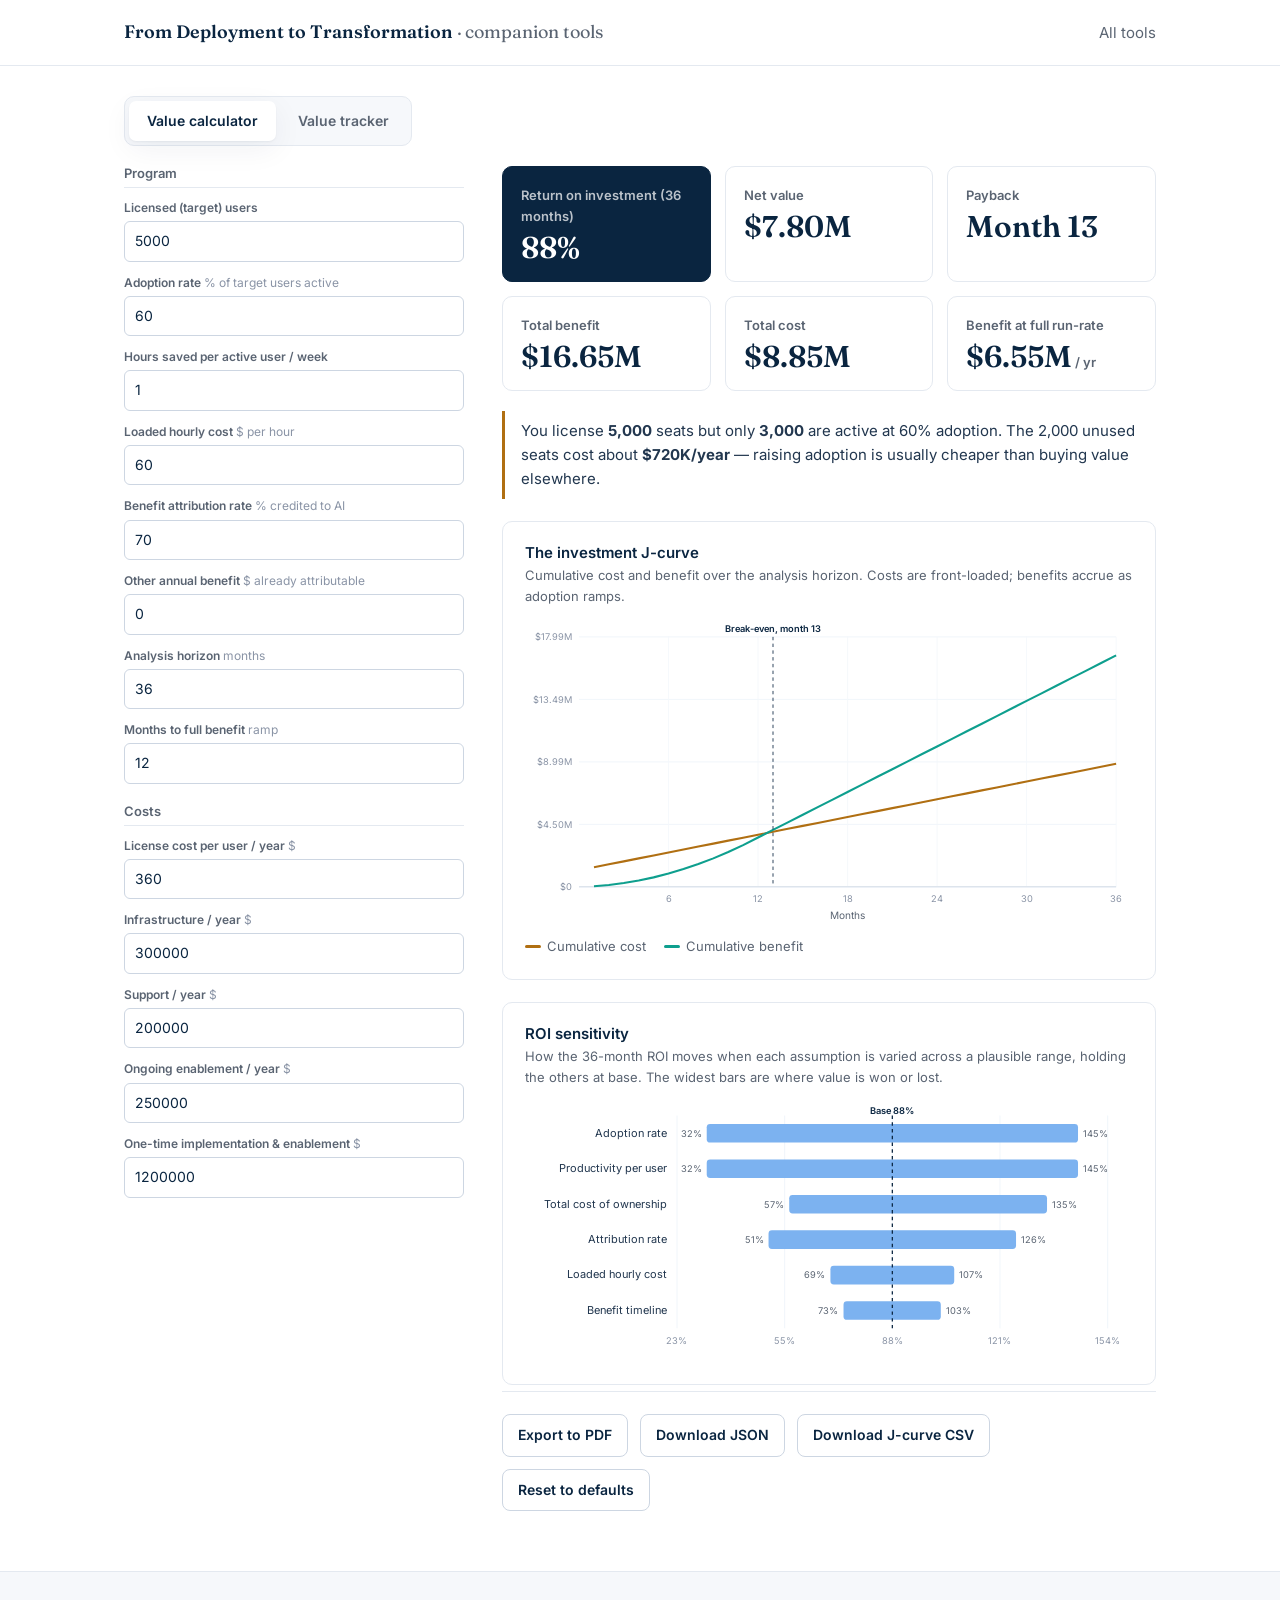
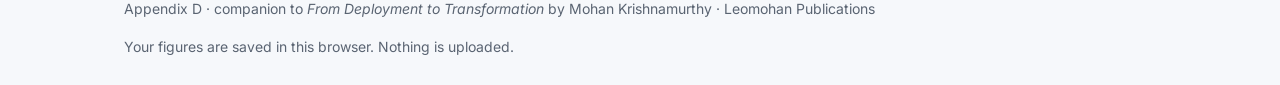
<file: appendix-d/index.html>
<!doctype html>
<html lang="en">
<head>
<meta charset="utf-8">
<meta name="viewport" content="width=device-width, initial-scale=1">
<title>Value Realization Framework — Appendix D</title>
<meta name="description" content="An ROI calculator, investment J-curve, sensitivity analysis, and value tracker for enterprise AI programs, from the book From Deployment to Transformation.">
<link rel="preconnect" href="https://fonts.googleapis.com">
<link rel="preconnect" href="https://fonts.gstatic.com" crossorigin>
<link href="https://fonts.googleapis.com/css2?family=Fraunces:opsz,wght@9..144,400;9..144,600&family=Inter:wght@400;500;600&display=swap" rel="stylesheet">
<link rel="stylesheet" href="../assets/style.css">
</head>
<body>

<header class="masthead">
  <div class="wrap">
    <a class="book" href="../index.html">From Deployment to Transformation <span>· companion tools</span></a>
    <nav><a href="../index.html">All tools</a></nav>
  </div>
</header>

<main class="dash">
  <div class="wrap">
    <div id="app"></div>
  </div>
</main>

<footer class="foot">
  <div class="wrap">
    <span>Appendix D · companion to <em>From Deployment to Transformation</em> by Mohan Krishnamurthy · Leomohan Publications</span>
    <span>Your figures are saved in this browser. Nothing is uploaded.</span>
  </div>
</footer>

<script>
"use strict";

const K_MODEL = "aivalue.model.v1";
const K_TRK   = "aivalue.tracker.v1";
const K_A = "aima.history.v1";
const K_B = "aiedash.board.v1";

function defaultModel(){ return {
  users:5000, adoption:60, hours:1, loaded:60, attribution:70, otherBenefit:0,
  horizon:36, ramp:12,
  licensePerUser:360, infra:300000, support:200000, enablementAnnual:250000, oneTime:1200000
}; }
function sampleTracker(){ return { rows:[
  { period:"Q1", planBen:300000, actBen:260000, planCost:1650000, actCost:1690000, notes:"Launch quarter; onboarding ramp." },
  { period:"Q2", planBen:750000, actBen:720000, planCost:900000, actCost:880000, notes:"Champions active; usage climbing." },
  { period:"Q3", planBen:1250000, actBen:1360000, planCost:900000, actCost:870000, notes:"Two functions live; attribution study done." },
  { period:"Q4", planBen:1650000, actBen:1780000, planCost:900000, actCost:900000, notes:"Value ahead of plan." },
]}; }

let model = load(K_MODEL, null) || defaultModel();
let tracker = load(K_TRK, null) || sampleTracker();
let tab = "calc";
const app = document.getElementById("app");

function load(k,d){ try{ return JSON.parse(localStorage.getItem(k)) ?? d; }catch(e){ return d; } }
function saveModel(){ try{ localStorage.setItem(K_MODEL, JSON.stringify(model)); }catch(e){} }
function saveTracker(){ try{ localStorage.setItem(K_TRK, JSON.stringify(tracker)); }catch(e){} }
function esc(s){ return String(s==null?"":s).replace(/[&<>"]/g,c=>({"&":"&amp;","<":"&lt;",">":"&gt;",'"':"&quot;"}[c])); }
function num(v){ const n=parseFloat(String(v).replace(/[, ]/g,"")); return isNaN(n)?0:n; }
function money(n){ const s=n<0?"\u2212":""; n=Math.abs(n);
  if(n>=1e9) return s+"$"+(n/1e9).toFixed(2)+"B";
  if(n>=1e6) return s+"$"+(n/1e6).toFixed(2)+"M";
  if(n>=1e3) return s+"$"+Math.round(n/1e3)+"K";
  return s+"$"+Math.round(n); }

/* ---------------- model math ---------------- */
function compute(m, o){
  o = o || {};
  const g = f => (o[f]!=null ? o[f] : m[f]);
  const costMult = o.costMult!=null ? o.costMult : 1;
  const active = g("users") * g("adoption")/100;
  const grossAnnual = active * g("hours") * 52 * g("loaded");
  const attributable = grossAnnual * g("attribution")/100;
  const totalAnnualBenefit = attributable + g("otherBenefit");
  const annualRecurring = (g("users")*g("licensePerUser") + g("infra") + g("support") + g("enablementAnnual")) * costMult;
  const oneTime = g("oneTime") * costMult;
  const H = Math.max(1, Math.round(g("horizon")));
  const ramp = Math.max(1, g("ramp"));
  const monthlyFull = totalAnnualBenefit/12;
  const monthlyRecurring = annualRecurring/12;
  let cc=oneTime, cb=0, be=null; const cost=[], ben=[];
  for(let t=1;t<=H;t++){
    cc += monthlyRecurring;
    cb += monthlyFull*Math.min(1, t/ramp);
    cost.push(cc); ben.push(cb);
    if(be===null && cb>=cc) be=t;
  }
  const totalCost=cc, totalBenefit=cb, net=cb-cc, roi = cc>0 ? net/cc*100 : 0;
  const unusedSeats = g("users")*(1-g("adoption")/100);
  const unusedCost = unusedSeats*g("licensePerUser");
  return {active,grossAnnual,attributable,totalAnnualBenefit,annualRecurring,oneTime,cost,ben,totalCost,totalBenefit,net,roi,breakeven:be,unusedSeats,unusedCost,H};
}
function roiWith(o){ return compute(model,o).roi; }

/* ---------------- J-curve chart ---------------- */
function jcurve(r){
  const W=720,Hh=360,pl=64,pr=20,pt=20,pb=44, iw=W-pl-pr, ih=Hh-pt-pb;
  const H=r.H, yMax=Math.max(r.totalCost,r.totalBenefit)*1.08 || 1;
  const x=t=> pl + (t-0)/H*iw;
  const y=v=> pt + ih - v/yMax*ih;
  const line=(arr,color)=>{ let d=""; for(let i=0;i<arr.length;i++){ d+=(i?" L":"M")+x(i+1).toFixed(1)+" "+y(arr[i]).toFixed(1); } return '<path d="'+d+'" fill="none" stroke="'+color+'" stroke-width="2.5" stroke-linejoin="round"/>'; };
  let grid="", i;
  for(i=0;i<=4;i++){ const v=yMax*i/4, yy=y(v);
    grid+='<line x1="'+pl+'" y1="'+yy.toFixed(1)+'" x2="'+(W-pr)+'" y2="'+yy.toFixed(1)+'" stroke="#eef3fa"/>';
    grid+='<text x="'+(pl-8)+'" y="'+(yy+4).toFixed(1)+'" text-anchor="end" font-family="Inter,sans-serif" font-size="11" fill="#8a94a6">'+money(v)+'</text>';
  }
  let xt="";
  for(i=0;i<=H;i+=6){ const xx=x(i); if(i===0) continue;
    xt+='<text x="'+xx.toFixed(1)+'" y="'+(Hh-pb+18)+'" text-anchor="middle" font-family="Inter,sans-serif" font-size="11" fill="#8a94a6">'+i+'</text>';
    xt+='<line x1="'+xx.toFixed(1)+'" y1="'+pt+'" x2="'+xx.toFixed(1)+'" y2="'+(pt+ih)+'" stroke="#f4f7fb"/>';
  }
  let be="";
  if(r.breakeven){ const bx=x(r.breakeven);
    be='<line x1="'+bx.toFixed(1)+'" y1="'+pt+'" x2="'+bx.toFixed(1)+'" y2="'+(pt+ih)+'" stroke="#0a2540" stroke-width="1" stroke-dasharray="4 4"/>'+
       '<text x="'+bx.toFixed(1)+'" y="'+(pt-6)+'" text-anchor="middle" font-family="Inter,sans-serif" font-size="11" font-weight="600" fill="#0a2540">Break-even, month '+r.breakeven+'</text>';
  }
  return '<svg class="chart" viewBox="0 0 '+W+' '+Hh+'" role="img" aria-label="Cumulative cost and benefit over time">'+
    grid+xt+
    '<line x1="'+pl+'" y1="'+(pt+ih)+'" x2="'+(W-pr)+'" y2="'+(pt+ih)+'" stroke="#cdd6e2"/>'+
    line(r.cost,"#b06f12")+line(r.ben,"#0e9f8e")+be+
    '<text x="'+(pl+iw/2)+'" y="'+(Hh-6)+'" text-anchor="middle" font-family="Inter,sans-serif" font-size="12" fill="#5a6472">Months</text>'+
    '</svg>';
}

/* ---------------- tornado chart ---------------- */
const TORNADO=[
  {key:"adoption", label:"Adoption rate", lo:-0.30, hi:0.30},
  {key:"hours", label:"Productivity per user", lo:-0.30, hi:0.30},
  {key:"ramp", label:"Benefit timeline", lo:-0.40, hi:0.40},
  {key:"attribution", label:"Attribution rate", lo:-0.20, hi:0.20},
  {key:"tco", label:"Total cost of ownership", lo:-0.20, hi:0.20},
  {key:"loaded", label:"Loaded hourly cost", lo:-0.10, hi:0.10},
];
function tornadoData(base){
  return TORNADO.map(v=>{
    let a,b;
    if(v.key==="tco"){ a=roiWith({costMult:1+v.lo}); b=roiWith({costMult:1+v.hi}); }
    else { a=roiWith({[v.key]: model[v.key]*(1+v.lo)}); b=roiWith({[v.key]: model[v.key]*(1+v.hi)}); }
    const lo=Math.min(a,b), hi=Math.max(a,b);
    return {label:v.label, lo, hi, span:hi-lo};
  }).sort((x,y)=>y.span-x.span);
}
function tornado(base){
  const rows=tornadoData(base);
  const W=720, rh=42, pt=16, pb=40, pl=180, pr=30;
  const Hh=pt+pb+rows.length*rh, iw=W-pl-pr;
  let lo=base, hi=base; rows.forEach(r=>{ lo=Math.min(lo,r.lo); hi=Math.max(hi,r.hi); });
  const pad=(hi-lo)*0.08||10; lo-=pad; hi+=pad;
  const x=v=> pl + (v-lo)/(hi-lo)*iw;
  let out='<svg class="chart" viewBox="0 0 '+W+' '+Hh+'" role="img" aria-label="ROI sensitivity by assumption">';
  // axis ticks
  for(let i=0;i<=4;i++){ const v=lo+(hi-lo)*i/4, xx=x(v);
    out+='<line x1="'+xx.toFixed(1)+'" y1="'+pt+'" x2="'+xx.toFixed(1)+'" y2="'+(Hh-pb)+'" stroke="#eef3fa"/>';
    out+='<text x="'+xx.toFixed(1)+'" y="'+(Hh-pb+18)+'" text-anchor="middle" font-family="Inter,sans-serif" font-size="11" fill="#8a94a6">'+Math.round(v)+'%</text>';
  }
  rows.forEach((r,i)=>{
    const yy=pt+i*rh+rh/2, x1=x(r.lo), x2=x(r.hi);
    out+='<text x="'+(pl-12)+'" y="'+(yy+4).toFixed(1)+'" text-anchor="end" font-family="Inter,sans-serif" font-size="13" fill="#22374f">'+r.label+'</text>';
    out+='<rect x="'+Math.min(x1,x2).toFixed(1)+'" y="'+(yy-11)+'" width="'+Math.abs(x2-x1).toFixed(1)+'" height="22" rx="4" fill="#7cb2f0"/>';
    out+='<text x="'+(x1-6)+'" y="'+(yy+4).toFixed(1)+'" text-anchor="end" font-family="Inter,sans-serif" font-size="11" fill="#5a6472">'+Math.round(r.lo)+'%</text>';
    out+='<text x="'+(x2+6)+'" y="'+(yy+4).toFixed(1)+'" text-anchor="start" font-family="Inter,sans-serif" font-size="11" fill="#5a6472">'+Math.round(r.hi)+'%</text>';
  });
  const bx=x(base);
  out+='<line x1="'+bx.toFixed(1)+'" y1="'+pt+'" x2="'+bx.toFixed(1)+'" y2="'+(Hh-pb)+'" stroke="#0a2540" stroke-width="1.5" stroke-dasharray="4 4"/>';
  out+='<text x="'+bx.toFixed(1)+'" y="'+(pt-2)+'" text-anchor="middle" font-family="Inter,sans-serif" font-size="11" font-weight="600" fill="#0a2540">Base '+Math.round(base)+'%</text>';
  out+='</svg>';
  return out;
}

/* ---------------- context strip ---------------- */
function contextStrip(){
  const aHist=load(K_A,[]); const b=load(K_B,null);
  let parts=[];
  if(Array.isArray(aHist)&&aHist.length){ const l=aHist[aHist.length-1]; parts.push('Appendix A maturity: <b>'+Math.round(l.compositePct)+'% '+esc(l.band||"")+'</b>'); }
  let wau=null;
  if(b&&Array.isArray(b.groups)){ b.groups.forEach(g=>g.metrics&&g.metrics.forEach(m=>{ if(/weekly active/i.test(m.label)) wau=num(m.value); })); }
  if(wau!=null) parts.push('Appendix B weekly active users: <b>'+wau+'%</b>');
  if(!parts.length) return "";
  const useBtn = wau!=null ? '<button class="btn btn-ghost btn-small" data-use-wau="'+wau+'">Use '+wau+'% as adoption</button>' : '';
  return '<div class="context-strip no-print">'+parts.join(" &middot; ")+useBtn+'</div>';
}

/* ---------------- render ---------------- */
function render(){
  app.innerHTML =
    contextStrip() +
    '<div class="tabs no-print">'+
      '<button data-tab="calc" class="'+(tab==="calc"?"active":"")+'">Value calculator</button>'+
      '<button data-tab="track" class="'+(tab==="track"?"active":"")+'">Value tracker</button>'+
    '</div>'+
    '<div id="tabbody"></div>';
  renderTab();
  window.scrollTo({top:0});
}
function renderTab(){ document.getElementById("tabbody").innerHTML = tab==="calc" ? calcHtml() : trackHtml(); }

/* ---- calculator ---- */
function field(label,key,hint){ return '<div class="field"><label>'+label+(hint?' <span class="hint">'+hint+'</span>':'')+'</label>'+
  '<input inputmode="decimal" data-k="'+key+'" value="'+esc(model[key])+'"></div>'; }
function calcHtml(){
  return '<div class="calc-grid"><section class="inputs">'+
    '<div class="input-group"><h3>Program</h3>'+
      field("Licensed (target) users","users")+
      field("Adoption rate","adoption","% of target users active")+
      field("Hours saved per active user / week","hours")+
      field("Loaded hourly cost","loaded","$ per hour")+
      field("Benefit attribution rate","attribution","% credited to AI")+
      field("Other annual benefit","otherBenefit","$ already attributable")+
      field("Analysis horizon","horizon","months")+
      field("Months to full benefit","ramp","ramp")+
    '</div>'+
    '<div class="input-group"><h3>Costs</h3>'+
      field("License cost per user / year","licensePerUser","$")+
      field("Infrastructure / year","infra","$")+
      field("Support / year","support","$")+
      field("Ongoing enablement / year","enablementAnnual","$")+
      field("One-time implementation & enablement","oneTime","$")+
    '</div></section>'+
    '<section id="results">'+resultsHtml()+'</section></div>';
}
function resultsHtml(){
  const r=compute(model);
  return '<div class="kpis">'+
    '<div class="kpi hero"><div class="k">Return on investment ('+r.H+' months)</div><div class="v">'+Math.round(r.roi)+'%</div></div>'+
    '<div class="kpi'+(r.net<0?" neg":"")+'"><div class="k">Net value</div><div class="v">'+money(r.net)+'</div></div>'+
    '<div class="kpi"><div class="k">Payback</div><div class="v">'+(r.breakeven?("Month "+r.breakeven):"Not within horizon")+'</div></div>'+
    '<div class="kpi"><div class="k">Total benefit</div><div class="v">'+money(r.totalBenefit)+'</div></div>'+
    '<div class="kpi"><div class="k">Total cost</div><div class="v">'+money(r.totalCost)+'</div></div>'+
    '<div class="kpi"><div class="k">Benefit at full run-rate</div><div class="v">'+money(r.totalAnnualBenefit)+'<small> / yr</small></div></div>'+
  '</div>'+
  '<p class="callout">You license <b>'+Math.round(model.users).toLocaleString()+'</b> seats but only <b>'+Math.round(r.active).toLocaleString()+'</b> are active at '+model.adoption+'% adoption. The '+Math.round(r.unusedSeats).toLocaleString()+' unused seats cost about <b>'+money(r.unusedCost)+'/year</b> — raising adoption is usually cheaper than buying value elsewhere.</p>'+
  '<div class="chart-card"><h3>The investment J-curve</h3><p class="sub">Cumulative cost and benefit over the analysis horizon. Costs are front-loaded; benefits accrue as adoption ramps.</p>'+
    jcurve(r)+
    '<div class="legend"><span><i style="background:#b06f12"></i>Cumulative cost</span><span><i style="background:#0e9f8e"></i>Cumulative benefit</span></div></div>'+
  '<div class="chart-card"><h3>ROI sensitivity</h3><p class="sub">How the '+r.H+'-month ROI moves when each assumption is varied across a plausible range, holding the others at base. The widest bars are where value is won or lost.</p>'+
    tornado(r.roi)+'</div>'+
  '<div class="dash-actions no-print">'+
    '<button class="btn btn-ghost btn-small" data-act="print">Export to PDF</button>'+
    '<button class="btn btn-ghost btn-small" data-act="json">Download JSON</button>'+
    '<button class="btn btn-ghost btn-small" data-act="csv">Download J-curve CSV</button>'+
    '<span class="grow" style="flex:1"></span>'+
    '<button class="btn btn-ghost btn-small" data-act="reset-calc">Reset to defaults</button>'+
  '</div>';
}

/* ---- tracker ---- */
function trackTotals(){
  let pb=0,ab=0,pc=0,ac=0; tracker.rows.forEach(r=>{ pb+=num(r.planBen);ab+=num(r.actBen);pc+=num(r.planCost);ac+=num(r.actCost); });
  return {pb,ab,pc,ac, planNet:pb-pc, actNet:ab-ac};
}
function trackHtml(){
  const t=trackTotals();
  const rows=tracker.rows.map((r,i)=>{
    const net=num(r.actBen)-num(r.actCost), plan=num(r.planBen)-num(r.planCost), v=net-plan;
    return '<tr>'+
      '<td><input data-t="'+i+'" data-f="period" value="'+esc(r.period)+'"></td>'+
      '<td><input class="num" data-t="'+i+'" data-f="planBen" value="'+esc(r.planBen)+'"></td>'+
      '<td><input class="num" data-t="'+i+'" data-f="actBen" value="'+esc(r.actBen)+'"></td>'+
      '<td><input class="num" data-t="'+i+'" data-f="planCost" value="'+esc(r.planCost)+'"></td>'+
      '<td><input class="num" data-t="'+i+'" data-f="actCost" value="'+esc(r.actCost)+'"></td>'+
      '<td class="num '+(v>=0?"var-pos":"var-neg")+'">'+(v>=0?"+":"")+money(v)+'</td>'+
      '<td><input data-t="'+i+'" data-f="notes" value="'+esc(r.notes)+'"></td>'+
      '<td><button class="trk-rm" data-rm-row="'+i+'">Remove</button></td></tr>';
  }).join("");
  const v=t.actNet-t.planNet;
  return '<p class="trk-intro">Log planned and actual benefit and cost each period to track value realization against the plan. Variance is actual net value minus planned net value; positive means you are ahead of plan.</p>'+
    '<table class="trk-table"><thead><tr>'+
      '<th>Period</th><th class="num">Planned benefit</th><th class="num">Actual benefit</th><th class="num">Planned cost</th><th class="num">Actual cost</th><th class="num">Net variance</th><th>Notes</th><th></th>'+
    '</tr></thead><tbody id="trkbody">'+rows+'</tbody>'+
    '<tfoot><tr><td>Total</td>'+
      '<td class="num">'+money(t.pb)+'</td><td class="num">'+money(t.ab)+'</td>'+
      '<td class="num">'+money(t.pc)+'</td><td class="num">'+money(t.ac)+'</td>'+
      '<td class="num '+(v>=0?"var-pos":"var-neg")+'">'+(v>=0?"+":"")+money(v)+'</td><td colspan="2"></td></tr></tfoot>'+
    '</table>'+
    '<div class="dash-actions no-print">'+
      '<button class="btn btn-primary btn-small" data-act="add-row">Add period</button>'+
      '<button class="btn btn-ghost btn-small" data-act="print">Export to PDF</button>'+
      '<button class="btn btn-ghost btn-small" data-act="csv-track">Download CSV</button>'+
      '<span class="grow" style="flex:1"></span>'+
      '<button class="btn btn-ghost btn-small" data-act="reset-track">Reset to sample</button>'+
    '</div>';
}

/* ---------------- exports ---------------- */
function download(name,text,type){ const b=new Blob([text],{type}),u=URL.createObjectURL(b),a=document.createElement("a"); a.href=u;a.download=name;a.click(); setTimeout(()=>URL.revokeObjectURL(u),1000); }
function calcCsv(){ const r=compute(model); const rows=[["Month","Cumulative cost","Cumulative benefit","Cumulative net"]];
  for(let i=0;i<r.cost.length;i++) rows.push([i+1, Math.round(r.cost[i]), Math.round(r.ben[i]), Math.round(r.ben[i]-r.cost[i])]);
  return rows.map(x=>x.join(",")).join("\r\n"); }
function trackCsv(){ const rows=[["Period","Planned benefit","Actual benefit","Planned cost","Actual cost","Net variance","Notes"]];
  tracker.rows.forEach(r=>{ const v=(num(r.actBen)-num(r.actCost))-(num(r.planBen)-num(r.planCost));
    rows.push([r.period,num(r.planBen),num(r.actBen),num(r.planCost),num(r.actCost),Math.round(v),'"'+String(r.notes||"").replace(/"/g,'""')+'"']); });
  return rows.map(x=>x.join(",")).join("\r\n"); }

/* ---------------- events ---------------- */
app.addEventListener("input", e=>{
  const t=e.target;
  if(t.dataset.k){ model[t.dataset.k]=num(t.value); saveModel(); document.getElementById("results").innerHTML=resultsHtml(); return; }
  if(t.dataset.t!==undefined){ const f=t.dataset.f; tracker.rows[+t.dataset.t][f] = (f==="period"||f==="notes")? t.value : num(t.value); saveTracker();
    // refresh footer + variance cells without rebuilding row inputs
    const body=document.getElementById("trkbody"); if(body){ /* update variance + totals via light re-render of tfoot */ }
    refreshTrackerTotals(); return; }
});
function refreshTrackerTotals(){
  // re-render only the tfoot and per-row variance by re-rendering the table body variance cells
  const rows=[...document.querySelectorAll("#trkbody tr")];
  rows.forEach((tr,i)=>{ const r=tracker.rows[i]; const v=(num(r.actBen)-num(r.actCost))-(num(r.planBen)-num(r.planCost));
    const cell=tr.children[5]; if(cell){ cell.className="num "+(v>=0?"var-pos":"var-neg"); cell.textContent=(v>=0?"+":"")+money(v); } });
  const t=trackTotals(), v=t.actNet-t.planNet;
  const tf=document.querySelector(".trk-table tfoot tr");
  if(tf){ tf.children[1].textContent=money(t.pb); tf.children[2].textContent=money(t.ab); tf.children[3].textContent=money(t.pc); tf.children[4].textContent=money(t.ac);
    tf.children[5].className="num "+(v>=0?"var-pos":"var-neg"); tf.children[5].textContent=(v>=0?"+":"")+money(v); }
}
app.addEventListener("click", e=>{
  const tb=e.target.closest("[data-tab]"); if(tb){ tab=tb.dataset.tab; render(); return; }
  const uw=e.target.closest("[data-use-wau]"); if(uw){ model.adoption=num(uw.dataset.useWau); saveModel(); tab="calc"; render(); return; }
  const rm=e.target.closest("[data-rm-row]"); if(rm){ tracker.rows.splice(+rm.dataset.rmRow,1); saveTracker(); renderTab(); return; }
  const b=e.target.closest("button[data-act]"); if(!b) return;
  const a=b.dataset.act;
  if(a==="print") window.print();
  else if(a==="json") download("value-model.json", JSON.stringify({model,tracker},null,2), "application/json");
  else if(a==="csv") download("value-jcurve.csv", calcCsv(), "text/csv");
  else if(a==="csv-track") download("value-tracker.csv", trackCsv(), "text/csv");
  else if(a==="add-row") { tracker.rows.push({period:"Q"+(tracker.rows.length+1),planBen:0,actBen:0,planCost:0,actCost:0,notes:""}); saveTracker(); renderTab(); }
  else if(a==="reset-calc"){ if(confirm("Reset the calculator inputs to defaults?")){ model=defaultModel(); saveModel(); renderTab(); } }
  else if(a==="reset-track"){ if(confirm("Replace the tracker with the sample data?")){ tracker=sampleTracker(); saveTracker(); renderTab(); } }
});

render();
</script>
</body>
</html>
</file>
<file: assets/style.css>
/* ============================================================
   From Deployment to Transformation — companion tools
   Shared design system
   ============================================================ */

:root{
  --ink:#0A2540;
  --ink-soft:#22374f;
  --slate:#5a6472;
  --slate-light:#8a94a6;
  --line:#e4e9f0;
  --line-strong:#cdd6e2;
  --paper:#ffffff;
  --panel:#f6f8fb;
  --panel-2:#eef3fa;
  --teal:#0e9f8e;
  --teal-deep:#0b7d70;
  --blue:#2563eb;
  --amber:#b06f12;

  /* maturity band ramp — a cool ascending scale, no red/green */
  --band-early:#8a94a6;
  --band-developing:#3f97a6;
  --band-advancing:#2563eb;
  --band-mature:#0a2540;

  --maxw:1080px;
  --radius:10px;
  --shadow:0 1px 2px rgba(10,37,64,.05), 0 8px 30px rgba(10,37,64,.06);
}

*{box-sizing:border-box}
html{-webkit-text-size-adjust:100%}
body{
  margin:0;
  font-family:"Inter",system-ui,-apple-system,Segoe UI,Roboto,Helvetica,Arial,sans-serif;
  color:var(--ink);
  background:var(--paper);
  font-size:17px;
  line-height:1.6;
  -webkit-font-smoothing:antialiased;
}
h1,h2,h3{line-height:1.15;margin:0}
p{margin:0 0 1em}
a{color:var(--blue);text-underline-offset:2px}
.display{font-family:"Fraunces",Georgia,serif;font-optical-sizing:auto}

.wrap{max-width:var(--maxw);margin:0 auto;padding:0 24px}

/* ---- top bar ---- */
.masthead{border-bottom:1px solid var(--line);background:var(--paper)}
.masthead .wrap{display:flex;align-items:baseline;justify-content:space-between;gap:16px;padding-top:18px;padding-bottom:18px}
.masthead .book{font-family:"Fraunces",Georgia,serif;font-weight:600;color:var(--ink);font-size:18px;text-decoration:none}
.masthead .book span{color:var(--slate);font-weight:400}
.masthead nav a{color:var(--slate);text-decoration:none;font-size:15px;margin-left:20px}
.masthead nav a:hover{color:var(--ink)}

/* ---- buttons ---- */
.btn{
  display:inline-flex;align-items:center;gap:9px;
  font:inherit;font-weight:600;font-size:16px;
  padding:12px 22px;border-radius:8px;border:1px solid transparent;
  cursor:pointer;text-decoration:none;transition:background .15s,border-color .15s,color .15s;
}
.btn-primary{background:var(--ink);color:#fff}
.btn-primary:hover{background:#0c2e52}
.btn-ghost{background:transparent;color:var(--ink);border-color:var(--line-strong)}
.btn-ghost:hover{border-color:var(--ink);background:var(--panel)}
.btn-small{padding:9px 15px;font-size:14px}
.btn:disabled{opacity:.4;cursor:not-allowed}
.btn:focus-visible,a:focus-visible,input:focus-visible{outline:3px solid rgba(37,99,235,.4);outline-offset:2px}

/* ---- landing ---- */
.hero{padding:72px 0 40px}
.hero .kicker{color:var(--teal-deep);font-weight:600;font-size:15px;margin:0 0 14px}
.hero h1{font-family:"Fraunces",Georgia,serif;font-weight:600;font-size:clamp(34px,5vw,52px);letter-spacing:-.01em;max-width:16ch}
.hero p.lede{font-size:19px;color:var(--ink-soft);max-width:60ch;margin-top:18px}

.tools{padding:8px 0 72px}
.tools h2{font-size:15px;font-weight:600;color:var(--slate);margin-bottom:18px}
.tool-list{display:grid;gap:16px;grid-template-columns:repeat(2,1fr)}
.tool{
  border:1px solid var(--line);border-radius:var(--radius);padding:24px;
  text-decoration:none;color:inherit;background:var(--paper);
  display:flex;flex-direction:column;gap:8px;transition:border-color .15s,box-shadow .15s;
}
.tool.live:hover{border-color:var(--ink);box-shadow:var(--shadow)}
.tool .ref{font-family:"Fraunces",Georgia,serif;font-size:15px;color:var(--teal-deep)}
.tool h3{font-size:20px;font-weight:600}
.tool p{color:var(--slate);font-size:15px;margin:0}
.tool .state{margin-top:10px;font-size:13px;font-weight:600}
.tool.live .state{color:var(--teal-deep)}
.tool.soon{background:var(--panel);border-style:dashed}
.tool.soon .state{color:var(--slate-light)}
.tool.soon h3{color:var(--ink-soft)}

/* ---- footer ---- */
.foot{border-top:1px solid var(--line);color:var(--slate);font-size:14px;background:var(--panel)}
.foot .wrap{padding:26px 24px;display:flex;justify-content:space-between;gap:16px;flex-wrap:wrap}
.foot a{color:var(--slate)}

/* ---- assessment layout ---- */
.assess{padding:34px 0 60px}
.assess-grid{display:grid;grid-template-columns:230px 1fr;gap:40px;align-items:start}

.rail{position:sticky;top:24px}
.rail ol{list-style:none;margin:0;padding:0}
.rail li{display:flex;gap:12px;align-items:flex-start;padding:10px 0;color:var(--slate)}
.rail .num{width:26px;height:26px;flex:none;border-radius:50%;border:1.5px solid var(--line-strong);
  display:grid;place-items:center;font-size:13px;font-weight:600;color:var(--slate)}
.rail li.active{color:var(--ink)}
.rail li.active .num{border-color:var(--ink);background:var(--ink);color:#fff}
.rail li.done .num{border-color:var(--teal);background:var(--teal);color:#fff}
.rail li .dname{font-size:15px;font-weight:600}
.rail li .dweight{font-size:12px;color:var(--slate-light)}

.step-head h2{font-family:"Fraunces",Georgia,serif;font-weight:600;font-size:28px}
.step-head .focus{color:var(--slate);margin:6px 0 0}
.scalekey{display:flex;gap:6px 18px;flex-wrap:wrap;margin:18px 0 4px;font-size:13px;color:var(--slate)}
.scalekey b{color:var(--ink);font-weight:600}

.q{border-top:1px solid var(--line);padding:22px 0}
.q:first-of-type{border-top:0}
.q fieldset{border:0;margin:0;padding:0}
.q legend{font-size:17px;color:var(--ink);padding:0;margin-bottom:14px}
.q legend .qn{color:var(--slate-light);font-family:"Fraunces",Georgia,serif;margin-right:10px}
.scale{display:grid;grid-template-columns:repeat(5,1fr);gap:8px;max-width:440px}
.scale label{
  border:1px solid var(--line-strong);border-radius:8px;padding:12px 0;text-align:center;
  cursor:pointer;font-weight:600;color:var(--ink-soft);background:var(--paper);
  transition:border-color .12s,background .12s,color .12s;position:relative;
}
.scale label:hover{border-color:var(--blue)}
.scale input{position:absolute;opacity:0;width:0;height:0}
.scale input:checked + label,.scale label.on{background:var(--blue);border-color:var(--blue);color:#fff}
.scale input:focus-visible + label{outline:3px solid rgba(37,99,235,.4);outline-offset:2px}

.stepnav{display:flex;align-items:center;justify-content:space-between;gap:16px;margin-top:30px;
  border-top:1px solid var(--line);padding-top:22px}
.stepnav .count{font-size:14px;color:var(--slate)}
.progress{height:5px;background:var(--line);border-radius:3px;overflow:hidden;margin-top:22px}
.progress i{display:block;height:100%;background:var(--teal);width:0;transition:width .25s ease}

/* ---- intro / resume ---- */
.intro{max-width:64ch}
.intro h1{font-family:"Fraunces",Georgia,serif;font-weight:600;font-size:clamp(30px,4.4vw,46px);letter-spacing:-.01em}
.intro .lede{font-size:19px;color:var(--ink-soft);margin-top:16px}
.dims{display:grid;grid-template-columns:repeat(auto-fit,minmax(150px,1fr));gap:1px;background:var(--line);
  border:1px solid var(--line);border-radius:var(--radius);overflow:hidden;margin:28px 0}
.dims div{background:var(--paper);padding:14px 16px}
.dims .dname{font-weight:600;font-size:15px}
.dims .dweight{font-size:13px;color:var(--slate)}
.note{font-size:14px;color:var(--slate);background:var(--panel);border:1px solid var(--line);
  border-radius:8px;padding:14px 16px;margin-top:12px}
.actions{display:flex;gap:12px;flex-wrap:wrap;margin-top:26px}

/* ---- results ---- */
.results{max-width:960px}
.verdict{display:grid;grid-template-columns:minmax(240px,320px) 1fr;gap:36px;align-items:center;
  border:1px solid var(--line);border-radius:var(--radius);padding:30px;background:var(--panel)}
.score{font-family:"Fraunces",Georgia,serif;font-weight:600;font-size:clamp(64px,12vw,104px);line-height:.95;color:var(--ink)}
.score small{display:block;font-family:"Inter",sans-serif;font-size:15px;font-weight:600;color:var(--slate);margin-top:8px}
.bandtag{display:inline-block;color:#fff;font-weight:600;font-size:14px;padding:5px 12px;border-radius:20px}
.verdict .say{font-size:19px;color:var(--ink-soft);margin-top:14px}

.panel{border:1px solid var(--line);border-radius:var(--radius);padding:26px;margin-top:26px}
.panel h3{font-size:16px;font-weight:600;color:var(--slate);margin-bottom:18px}
.breakdown{display:grid;grid-template-columns:1fr;gap:16px}
.dimrow{display:grid;grid-template-columns:150px 1fr 92px;gap:16px;align-items:center}
.dimrow .lbl{font-weight:600;font-size:15px}
.dimrow .lbl small{display:block;font-weight:400;color:var(--slate-light);font-size:12px}
.bar{height:12px;border-radius:6px;background:var(--panel-2);overflow:hidden}
.bar i{display:block;height:100%;border-radius:6px}
.dimrow .val{text-align:right;font-weight:600}
.dimrow .val small{display:block;font-weight:400;color:var(--slate);font-size:12px}

.focuslist{display:grid;gap:14px}
.focusitem{border-left:3px solid var(--amber);padding:2px 0 2px 16px}
.focusitem h4{margin:0 0 4px;font-size:16px}
.focusitem p{margin:0;color:var(--ink-soft);font-size:15px}

.radar-wrap{display:grid;place-items:center}
svg.radar{width:100%;max-width:420px;height:auto}

.result-actions{display:flex;gap:12px;flex-wrap:wrap;margin-top:26px}
.saved-msg{font-size:14px;color:var(--teal-deep);margin-top:10px;min-height:1.2em}

/* ---- responsive ---- */
@media (max-width:760px){
  .assess-grid{grid-template-columns:1fr;gap:20px}
  .rail{position:static}
  .rail ol{display:flex;gap:6px;overflow-x:auto}
  .rail li{flex-direction:column;align-items:center;text-align:center;padding:4px 6px;min-width:64px}
  .rail li .dname{font-size:11px}
  .rail li .dweight{display:none}
  .tool-list{grid-template-columns:1fr}
  .verdict{grid-template-columns:1fr;text-align:left}
  .dimrow{grid-template-columns:110px 1fr 76px;gap:10px}
}

@media (prefers-reduced-motion:reduce){
  *{transition:none!important}
}

/* ---- print (export to PDF) ---- */
@media print{
  .masthead,.foot,.result-actions,.stepnav,.rail,.no-print{display:none!important}
  body{font-size:12pt}
  .verdict,.panel{break-inside:avoid;box-shadow:none}
  .wrap{max-width:none;padding:0}
  a{color:var(--ink);text-decoration:none}
}

/* ============================================================
   Appendix B — Executive Dashboard
   ============================================================ */
.dash{padding:30px 0 60px}
.dash-topbar{display:flex;flex-wrap:wrap;gap:16px 24px;align-items:flex-end;justify-content:space-between;
  border-bottom:1px solid var(--line);padding-bottom:22px;margin-bottom:24px}
.dash-title h1{font-family:"Fraunces",Georgia,serif;font-weight:600;font-size:clamp(26px,3.4vw,34px)}
.dash-title .period{color:var(--slate);font-size:15px;margin-top:4px}
.dash-status{display:flex;align-items:center;gap:12px}
.pill{display:inline-flex;align-items:center;gap:8px;font-weight:600;font-size:15px;padding:8px 15px;border-radius:22px}
.pill .dot{width:10px;height:10px;border-radius:50%;background:currentColor}
.pill.is-ontrack{color:var(--teal-deep);background:rgba(14,159,142,.12)}
.pill.is-atrisk{color:var(--amber);background:rgba(176,111,18,.12)}
.pill.is-offtrack{color:#a8402f;background:rgba(168,64,47,.12)}
.status-note{color:var(--slate);font-size:14px;max-width:46ch;margin:6px 0 0}

.maturity-strip{display:flex;flex-wrap:wrap;align-items:center;gap:12px 18px;border:1px solid var(--line);
  border-radius:var(--radius);padding:14px 18px;margin-bottom:24px;background:var(--panel)}
.maturity-strip .big{font-family:"Fraunces",Georgia,serif;font-weight:600;font-size:28px;color:var(--ink)}
.maturity-strip .bandtag{color:#fff;font-weight:600;font-size:13px;padding:4px 11px;border-radius:16px}
.maturity-strip .meta{color:var(--slate);font-size:14px}
.maturity-strip.empty{background:var(--paper);border-style:dashed;color:var(--slate)}
.maturity-strip a{margin-left:auto}

.dash-group{margin-bottom:28px}
.dash-group > h2{font-size:16px;font-weight:600;color:var(--ink)}
.dash-group > .gsub{font-size:13px;color:var(--slate);margin:2px 0 14px}
.metric-grid{display:grid;grid-template-columns:repeat(3,1fr);gap:16px}
.metric{border:1px solid var(--line);border-radius:var(--radius);padding:18px;background:var(--paper);
  display:flex;flex-direction:column;gap:8px}
.metric .mlabel{font-size:14px;color:var(--slate);font-weight:600}
.metric .mval{font-family:"Fraunces",Georgia,serif;font-weight:600;font-size:30px;line-height:1;color:var(--ink)}
.metric .mval .unit{font-family:"Inter",sans-serif;font-size:14px;font-weight:600;color:var(--slate);margin-left:6px}
.metric .mfoot{display:flex;align-items:center;justify-content:space-between;gap:10px;margin-top:auto}
.metric .delta{font-size:13px;font-weight:600;display:inline-flex;align-items:center;gap:5px}
.metric .delta.up{color:var(--teal-deep)}
.metric .delta.down{color:var(--amber)}
.metric .delta.flat{color:var(--slate)}
.spark{display:block}

/* edit mode */
.editnote{background:var(--panel-2);border:1px solid var(--line);border-radius:8px;padding:12px 16px;
  font-size:14px;color:var(--ink-soft);margin-bottom:18px}
.field{display:flex;flex-direction:column;gap:4px;margin-bottom:10px}
.field label{font-size:12px;font-weight:600;color:var(--slate)}
.field input,.field select,.field textarea{font:inherit;font-size:14px;padding:8px 10px;border:1px solid var(--line-strong);
  border-radius:6px;color:var(--ink);background:var(--paper);width:100%}
.field textarea{resize:vertical;min-height:38px}
.editrow{display:grid;grid-template-columns:1fr 1fr;gap:12px}
.metric.editing{gap:0}
.metric .rm{align-self:flex-end;background:none;border:0;color:var(--amber);font:inherit;font-size:13px;font-weight:600;cursor:pointer;padding:4px 0}
.addmetric{border:1px dashed var(--line-strong);border-radius:var(--radius);background:var(--panel);
  color:var(--ink-soft);font:inherit;font-weight:600;cursor:pointer;padding:18px;display:grid;place-items:center}
.addmetric:hover{border-color:var(--ink);color:var(--ink)}
.grouptop{display:grid;grid-template-columns:1fr 1fr;gap:12px;margin-bottom:14px}

.dash-actions{display:flex;flex-wrap:wrap;gap:12px;margin-top:6px;border-top:1px solid var(--line);padding-top:22px}
.dash-actions .grow{flex:1}
.saved-msg{min-height:1.2em}

@media (max-width:760px){
  .metric-grid{grid-template-columns:1fr}
  .editrow,.grouptop{grid-template-columns:1fr}
  .dash-topbar{align-items:flex-start}
}
@media print{
  .dash-actions,.maturity-strip a,.editnote{display:none!important}
}

/* ============================================================
   Appendix C — AI Agent Monthly Report
   ============================================================ */
.agentbar{display:flex;flex-wrap:wrap;gap:8px;align-items:center;border-bottom:1px solid var(--line);
  padding-bottom:16px;margin-bottom:22px}
.agent-chip{border:1px solid var(--line-strong);border-radius:22px;padding:7px 14px;font:inherit;font-size:14px;
  font-weight:600;cursor:pointer;background:var(--paper);color:var(--ink-soft);display:inline-flex;align-items:center;gap:8px}
.agent-chip .hdot{width:9px;height:9px;border-radius:50%;flex:none}
.agent-chip:hover{border-color:var(--ink)}
.agent-chip.active{border-color:var(--ink);background:var(--ink);color:#fff}
.add-agent{border:1px dashed var(--line-strong);border-radius:22px;padding:7px 14px;font:inherit;font-size:14px;
  font-weight:600;cursor:pointer;background:none;color:var(--slate)}
.add-agent:hover{border-color:var(--ink);color:var(--ink)}
.port-sum{margin-left:auto;font-size:13px;color:var(--slate)}

.report-head{display:flex;flex-wrap:wrap;gap:14px 24px;align-items:flex-start;justify-content:space-between}
.report-head h1{font-family:"Fraunces",Georgia,serif;font-weight:600;font-size:clamp(24px,3.2vw,32px)}
.report-head .rmeta{color:var(--slate);font-size:15px;margin-top:4px}
.badges{display:flex;flex-wrap:wrap;gap:8px;align-items:center;margin:14px 0 18px}
.badge{font-size:13px;font-weight:600;padding:5px 11px;border-radius:7px}
.badge .k{color:var(--slate);font-weight:600;margin-right:6px}
.badge-risk-low{color:var(--teal-deep);background:rgba(14,159,142,.12)}
.badge-risk-medium{color:var(--amber);background:rgba(176,111,18,.12)}
.badge-risk-high{color:#a8402f;background:rgba(168,64,47,.12)}
.badge-stage{color:var(--blue);background:rgba(37,99,235,.10)}

.rsummary{font-size:16px;color:var(--ink-soft);max-width:72ch}

.section-h{font-size:15px;font-weight:600;color:var(--ink);margin:28px 0 14px;padding-bottom:8px;border-bottom:1px solid var(--line)}

.inc-table{width:100%;border-collapse:collapse;font-size:14px}
.inc-table th{text-align:left;color:var(--slate);font-weight:600;font-size:12px;padding:8px 10px;border-bottom:1px solid var(--line)}
.inc-table td{padding:10px;border-bottom:1px solid var(--line);vertical-align:top}
.sev{font-weight:600}
.sev-low{color:var(--teal-deep)}.sev-medium{color:var(--amber)}.sev-high{color:#a8402f}
.inc-status{font-size:12px;font-weight:600;color:var(--slate)}
.empty-line{color:var(--slate);font-size:14px;font-style:italic}

.controls{list-style:none;margin:0;padding:0;display:grid;gap:9px}
.controls li{display:flex;gap:10px;align-items:flex-start;font-size:15px}
.controls .box{width:18px;height:18px;border-radius:4px;border:1.5px solid var(--line-strong);flex:none;
  display:grid;place-items:center;font-size:11px;color:#fff}
.controls li.on .box{background:var(--teal);border-color:var(--teal)}
.controls li.off{color:var(--slate)}

.reco{border-left:3px solid var(--blue);padding:4px 0 4px 16px;margin-top:6px}
.reco h4{margin:0 0 6px;font-size:16px}
.reco p{margin:0;color:var(--ink-soft);font-size:15px}

.inc-edit{display:grid;grid-template-columns:120px 110px 1fr 130px auto;gap:8px;align-items:end;margin-bottom:10px}
.ctrl-edit{display:grid;grid-template-columns:auto 1fr auto;gap:10px;align-items:center;margin-bottom:8px}
.ctrl-edit input[type=checkbox]{width:18px;height:18px}
@media(max-width:760px){.inc-edit{grid-template-columns:1fr 1fr}}

/* ============================================================
   Appendix D — Value Realization Framework
   ============================================================ */
.tabs{display:inline-flex;gap:4px;background:var(--panel);border:1px solid var(--line);border-radius:10px;padding:4px;margin-bottom:20px}
.tabs button{font:inherit;font-weight:600;font-size:14px;padding:9px 18px;border:0;border-radius:7px;background:none;color:var(--slate);cursor:pointer}
.tabs button.active{background:var(--paper);color:var(--ink);box-shadow:var(--shadow)}

.context-strip{display:flex;flex-wrap:wrap;gap:10px 18px;align-items:center;border:1px solid var(--line);
  border-radius:10px;padding:12px 16px;margin-bottom:22px;background:var(--panel);font-size:14px;color:var(--slate)}
.context-strip b{color:var(--ink)}
.context-strip .btn{margin-left:auto}

.calc-grid{display:grid;grid-template-columns:340px 1fr;gap:38px;align-items:start}
.inputs .input-group h3{font-size:13px;font-weight:600;color:var(--slate);margin:20px 0 10px;padding-bottom:6px;border-bottom:1px solid var(--line)}
.inputs .input-group:first-child h3{margin-top:0}
.inputs .field{margin-bottom:11px}
.inputs .field .hint{font-size:12px;color:var(--slate-light);font-weight:400}

.kpis{display:grid;grid-template-columns:repeat(3,1fr);gap:14px}
.kpi{border:1px solid var(--line);border-radius:var(--radius);padding:18px}
.kpi .k{font-size:13px;color:var(--slate);font-weight:600}
.kpi .v{font-family:"Fraunces",Georgia,serif;font-weight:600;font-size:30px;color:var(--ink);margin-top:6px;line-height:1}
.kpi .v small{font-family:"Inter",sans-serif;font-size:13px;font-weight:600;color:var(--slate)}
.kpi.hero{background:var(--ink);border-color:var(--ink)}
.kpi.hero .k{color:rgba(255,255,255,.72)}.kpi.hero .v{color:#fff}
.kpi.neg .v{color:#a8402f}

.callout{border-left:3px solid var(--amber);padding:8px 0 8px 16px;margin:20px 0 0;color:var(--ink-soft);font-size:15px}
.chart-card{border:1px solid var(--line);border-radius:var(--radius);padding:22px;margin-top:22px}
.chart-card h3{font-size:15px;font-weight:600;margin-bottom:4px}
.chart-card .sub{color:var(--slate);font-size:13px;margin-bottom:14px}
svg.chart{width:100%;height:auto;display:block}
.legend{display:flex;gap:18px;font-size:13px;color:var(--slate);margin-top:12px;flex-wrap:wrap}
.legend span{display:inline-flex;align-items:center;gap:6px}
.legend i{width:16px;height:3px;border-radius:2px;display:inline-block}

.trk-intro{max-width:70ch;color:var(--ink-soft);margin-bottom:18px}
.trk-table{width:100%;border-collapse:collapse;font-size:14px}
.trk-table th{text-align:left;color:var(--slate);font-weight:600;font-size:12px;padding:8px;border-bottom:1px solid var(--line)}
.trk-table th.num,.trk-table td.num{text-align:right}
.trk-table td{padding:5px 6px;border-bottom:1px solid var(--line);vertical-align:middle}
.trk-table td input{width:100%;font:inherit;font-size:14px;padding:7px 8px;border:1px solid var(--line-strong);border-radius:6px}
.trk-table td input.num{text-align:right}
.trk-table tfoot td{font-weight:600;color:var(--ink);border-top:2px solid var(--line-strong);padding:12px 8px}
.trk-rm{background:none;border:0;color:var(--amber);font:inherit;font-weight:600;cursor:pointer;font-size:13px}
.var-pos{color:var(--teal-deep);font-weight:600}
.var-neg{color:#a8402f;font-weight:600}

@media(max-width:860px){.calc-grid{grid-template-columns:1fr}.kpis{grid-template-columns:1fr 1fr}}
@media(max-width:560px){.kpis{grid-template-columns:1fr}}
@media print{.tabs,.context-strip .btn{display:none!important}}
</file>
